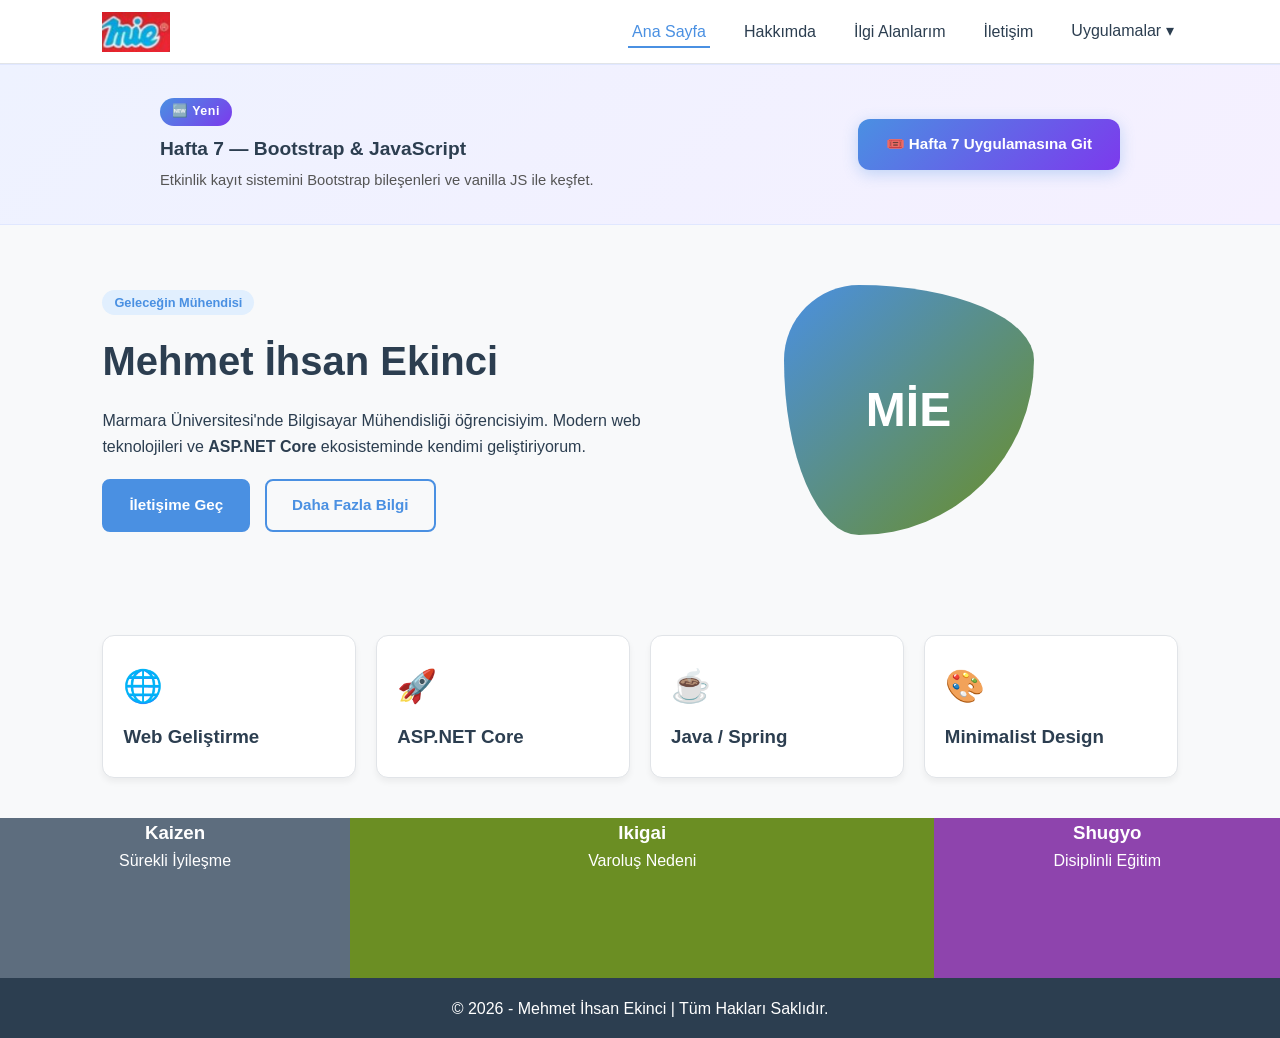
<file: index.html>
<!DOCTYPE html>
<html lang="tr">

<head>
    <meta charset="UTF-8">
    <meta name="viewport" content="width=device-width, initial-scale=1.0">
    <title>MiE Dev | Portfolio</title>
    <link rel="stylesheet" href="styles/style.css">
    <link rel="stylesheet" href="styles/layout.css">
    <link rel="stylesheet" href="styles/index.css">
</head>

<body>
    <div class="wrapper">
        <nav class="navbar">
            <a href="index.html" class="logo">
                <img src="logo.png" alt="Mihsan Logo" class="navbar-logo">
            </a>
            <button class="hamburger-btn" id="hamburgerBtn" aria-label="Menüyü aç/kapat" aria-expanded="false" aria-controls="navLinks">
                <span></span>
                <span></span>
                <span></span>
            </button>
            <ul class="nav-links" id="navLinks">
                <li><a href="index.html">Ana Sayfa</a></li>
                <li><a href="about.html">Hakkımda</a></li>
                <li><a href="interests.html">İlgi Alanlarım</a></li>
                <li><a href="contact.html">İletişim</a></li>
                <li class="dropdown">
                    <a href="#" class="dropdown-toggle">Uygulamalar ▾</a>
                    <ul class="dropdown-menu">
                        <li><a href="grade-calc.html">📊 Not Hesaplama</a></li>
                        <li><a href="unit-converter.html">🔄 Birim Dönüştürücü</a></li>
                        <li><a href="hafta7.html">🎟️ Hafta 7: Etkinlik Kaydı</a></li>
                    </ul>
                </li>
            </ul>
        </nav>


        <!-- Hafta 7 CTA Bölümü -->
        <section class="h7-cta-section">
            <div class="h7-cta-inner">
                <div class="h7-cta-text">
                    <span class="h7-cta-badge">🆕 Yeni</span>
                    <h3>Hafta 7 — Bootstrap & JavaScript</h3>
                    <p>Etkinlik kayıt sistemini Bootstrap bileşenleri ve vanilla JS ile keşfet.</p>
                </div>
                <a href="hafta7.html" class="btn btn-primary h7-cta-btn" id="hafta7GidBtn">
                    🎟️ Hafta 7 Uygulamasına Git
                </a>
            </div>
        </section>

        <section class="hero">
            <div class="hero-content">
                <span class="badge">Geleceğin Mühendisi</span>
                <h1>Mehmet İhsan Ekinci</h1>
                <p>Marmara Üniversitesi'nde Bilgisayar Mühendisliği öğrencisiyim. Modern web teknolojileri ve
                    <strong>ASP.NET Core</strong> ekosisteminde kendimi geliştiriyorum.
                </p>
                <div class="hero-btns">
                    <a href="contact.html" class="btn btn-primary">İletişime Geç</a>
                    <a href="about.html" class="btn btn-outline">Daha Fazla Bilgi</a>
                </div>
            </div>
            <div class="hero-image-box flex-center">
                <div class="profile-placeholder">
                    <span>MİE</span>
                </div>
            </div>
        </section>

        <section class="cards-section">
            <div class="card">
                <div class="card-icon">🌐</div>
                <h3>Web Geliştirme</h3>
            </div>
            <div class="card">
                <div class="card-icon">🚀</div>
                <h3>ASP.NET Core</h3>
            </div>
            <div class="card">
                <div class="card-icon">☕</div>
                <h3>Java / Spring</h3>
            </div>
            <div class="card">
                <div class="card-icon">🎨</div>
                <h3>Minimalist Design</h3>
            </div>
        </section>



        <section class="grow-section">
            <div class="box box-1 flex-center">
                <h3>Kaizen</h3>
                <p>Sürekli İyileşme</p>
            </div>
            <div class="box box-2 flex-center">
                <h3>Ikigai</h3>
                <p>Varoluş Nedeni</p>
            </div>
            <div class="box box-3 flex-center">
                <h3>Shugyo</h3>
                <p>Disiplinli Eğitim</p>
            </div>
        </section>

        <footer class="main-footer flex-center">
            <p>© 2026 - Mehmet İhsan Ekinci | Tüm Hakları Saklıdır.</p>
        </footer>
    </div>
    <script src="scripts/navbar.js"></script>
</body>

</html>
</file>
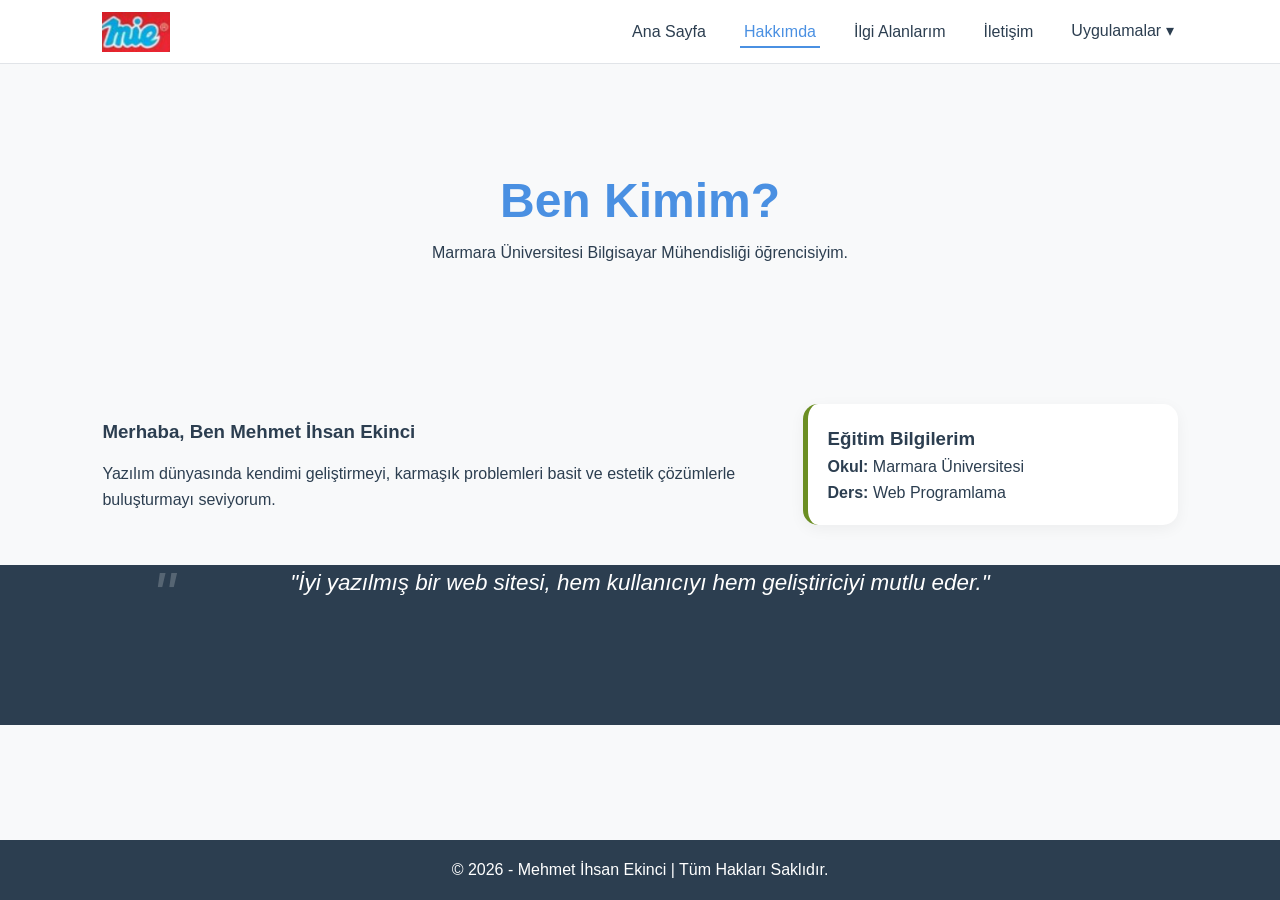
<file: about.html>
<!DOCTYPE html>
<html lang="tr">

<head>
    <meta charset="UTF-8">
    <meta name="viewport" content="width=device-width, initial-scale=1.0">
    <title>Hakkımda | Mehmet İhsan Ekinci</title>
    <link rel="stylesheet" href="styles/style.css">
    <link rel="stylesheet" href="styles/layout.css">
    <link rel="stylesheet" href="styles/about.css">
</head>

<body>
    <div class="wrapper">
        <nav class="navbar">
            <a href="index.html" class="logo">
                <img src="logo.png" alt="Mihsan Logo" class="navbar-logo">
            </a>
            <button class="hamburger-btn" id="hamburgerBtn" aria-label="Menüyü aç/kapat" aria-expanded="false" aria-controls="navLinks">
                <span></span>
                <span></span>
                <span></span>
            </button>
            <ul class="nav-links" id="navLinks">
                <li><a href="index.html">Ana Sayfa</a></li>
                <li><a href="about.html">Hakkımda</a></li>
                <li><a href="interests.html">İlgi Alanlarım</a></li>
                <li><a href="contact.html">İletişim</a></li>
                <li class="dropdown">
                    <a href="#" class="dropdown-toggle">Uygulamalar ▾</a>
                    <ul class="dropdown-menu">
                        <li><a href="grade-calc.html">📊 Not Hesaplama</a></li>
                        <li><a href="unit-converter.html">🔄 Birim Dönüştürücü</a></li>
                        <li><a href="hafta7.html">🎟️ Hafta 7: Etkinlik Kaydı</a></li>
                    </ul>
                </li>
            </ul>
        </nav>

        <section class="hero flex-center">
            <div class="about-hero">
                <h1>Ben Kimim?</h1>
                <p>Marmara Üniversitesi Bilgisayar Mühendisliği öğrencisiyim.</p>
            </div>
        </section>

        <section class="info-section">
            <div class="bio-text">
                <h3>Merhaba, Ben Mehmet İhsan Ekinci</h3>
                <p>Yazılım dünyasında kendimi geliştirmeyi, karmaşık problemleri basit ve estetik çözümlerle
                    buluşturmayı seviyorum.</p>
            </div>
            <div class="edu-card flex-center">
                <h3>Eğitim Bilgilerim</h3>
                <p><strong>Okul:</strong> Marmara Üniversitesi</p>
                <p><strong>Ders:</strong> Web Programlama</p>
            </div>
        </section>

        <section class="extra-section">
            <div class="quote-box flex-center">
                <blockquote>
                    "İyi yazılmış bir web sitesi, hem kullanıcıyı hem geliştiriciyi mutlu eder."
                </blockquote>
            </div>
        </section>

        <footer class="main-footer flex-center">
            <p>© 2026 - Mehmet İhsan Ekinci | Tüm Hakları Saklıdır.</p>
        </footer>
    </div>
    <script src="scripts/navbar.js"></script>
</body>

</html>
</file>
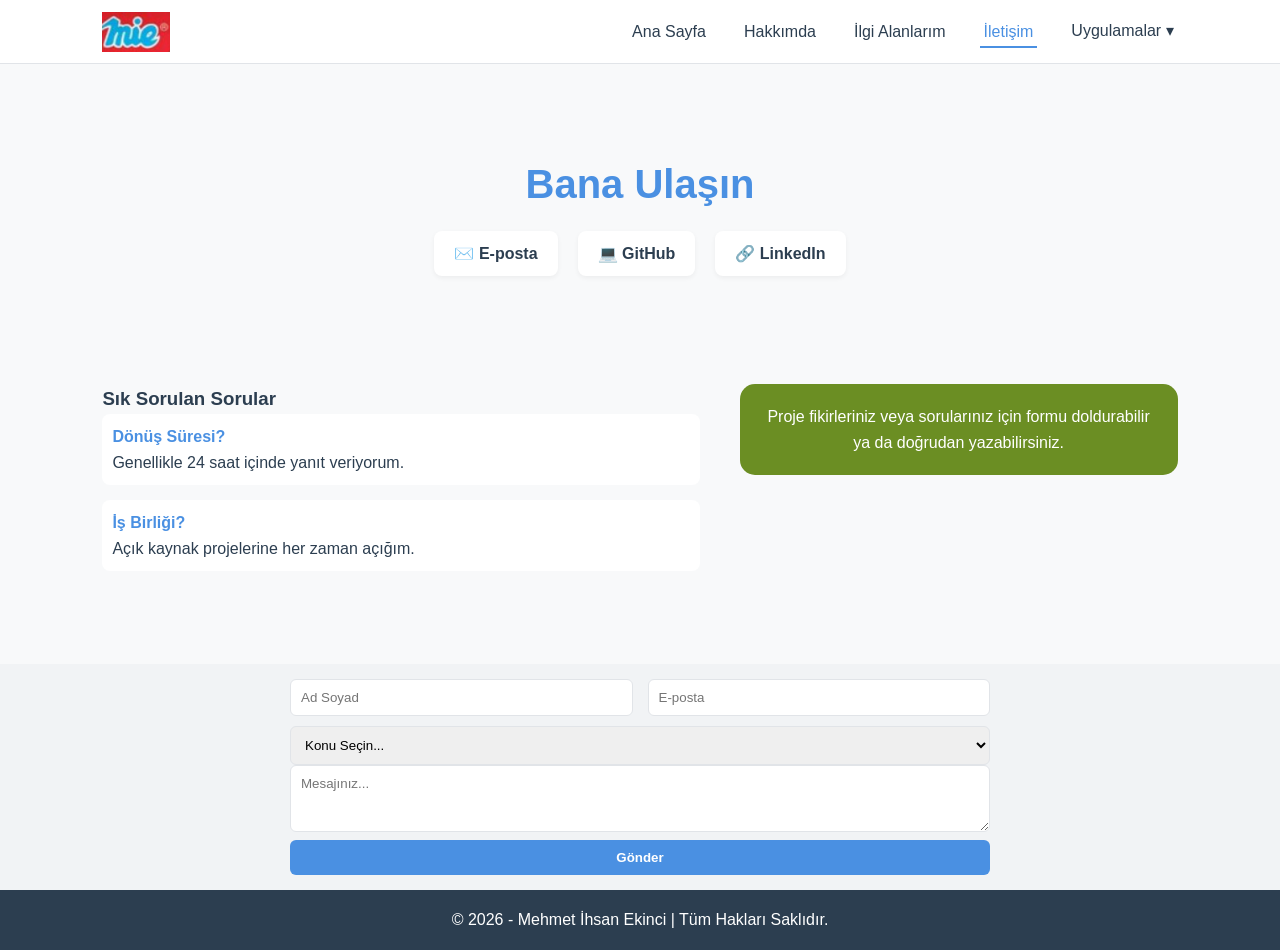
<file: contact.html>
<!DOCTYPE html>
<html lang="tr">

<head>
    <meta charset="UTF-8">
    <meta name="viewport" content="width=device-width, initial-scale=1.0">
    <title>İletişim | Mehmet İhsan Ekinci</title>
    <link rel="stylesheet" href="styles/style.css">
    <link rel="stylesheet" href="styles/layout.css">
    <link rel="stylesheet" href="styles/contact.css">
</head>

<body>
    <div class="wrapper">
        <nav class="navbar">
            <a href="index.html" class="logo">
                <img src="logo.png" alt="Mihsan Logo" class="navbar-logo">
            </a>
            <button class="hamburger-btn" id="hamburgerBtn" aria-label="Menüyü aç/kapat" aria-expanded="false" aria-controls="navLinks">
                <span></span>
                <span></span>
                <span></span>
            </button>
            <ul class="nav-links" id="navLinks">
                <li><a href="index.html">Ana Sayfa</a></li>
                <li><a href="about.html">Hakkımda</a></li>
                <li><a href="interests.html">İlgi Alanlarım</a></li>
                <li><a href="contact.html">İletişim</a></li>
                <li class="dropdown">
                    <a href="#" class="dropdown-toggle">Uygulamalar ▾</a>
                    <ul class="dropdown-menu">
                        <li><a href="grade-calc.html">📊 Not Hesaplama</a></li>
                        <li><a href="unit-converter.html">🔄 Birim Dönüştürücü</a></li>
                        <li><a href="hafta7.html">🎟️ Hafta 7: Etkinlik Kaydı</a></li>
                    </ul>
                </li>
            </ul>
        </nav>

        <section class="hero flex-center">
            <div class="contact-header">
                <h1>Bana Ulaşın</h1>
                <div class="social-links">
                    <a href="mailto:ihsanekinci@marun.edu.tr" class="social-item">✉️ E-posta</a>
                    <a href="https://github.com/mihsanekinci" target="_blank" class="social-item">💻 GitHub</a>
                    <a href="https://www.linkedin.com/in/mehmetihsanekinci/" target="_blank" class="social-item">🔗
                        LinkedIn</a>
                </div>
            </div>
        </section>

        <section class="main-content">
            <div class="faq-section">
                <h3>Sık Sorulan Sorular</h3>
                <div class="faq-item">
                    <strong>Dönüş Süresi?</strong>
                    <p>Genellikle 24 saat içinde yanıt veriyorum.</p>
                </div>
                <div class="faq-item">
                    <strong>İş Birliği?</strong>
                    <p>Açık kaynak projelerine her zaman açığım.</p>
                </div>
            </div>
            <div class="contact-info-card flex-center">
                <p>Proje fikirleriniz veya sorularınız için formu doldurabilir ya da doğrudan yazabilirsiniz.</p>
            </div>
        </section>

        <section class="extra-section form-wrapper">
            <div class="contact-form-container">
                <form action="#">
                    <div class="form-row">
                        <input type="text" placeholder="Ad Soyad" required>
                        <input type="email" placeholder="E-posta" required>
                    </div>
                    <select id="konu">
                        <option value="">Konu Seçin...</option>
                        <option value="is">İş Teklifi</option>
                        <option value="soru">Soru</option>
                    </select>
                    <textarea placeholder="Mesajınız..." rows="3"></textarea>
                    <button type="submit" class="btn-submit">Gönder</button>
                </form>
            </div>
        </section>

        <footer class="main-footer flex-center">
            <p>© 2026 - Mehmet İhsan Ekinci | Tüm Hakları Saklıdır.</p>
        </footer>
    </div>
    <script src="scripts/navbar.js"></script>
</body>

</html>
</file>
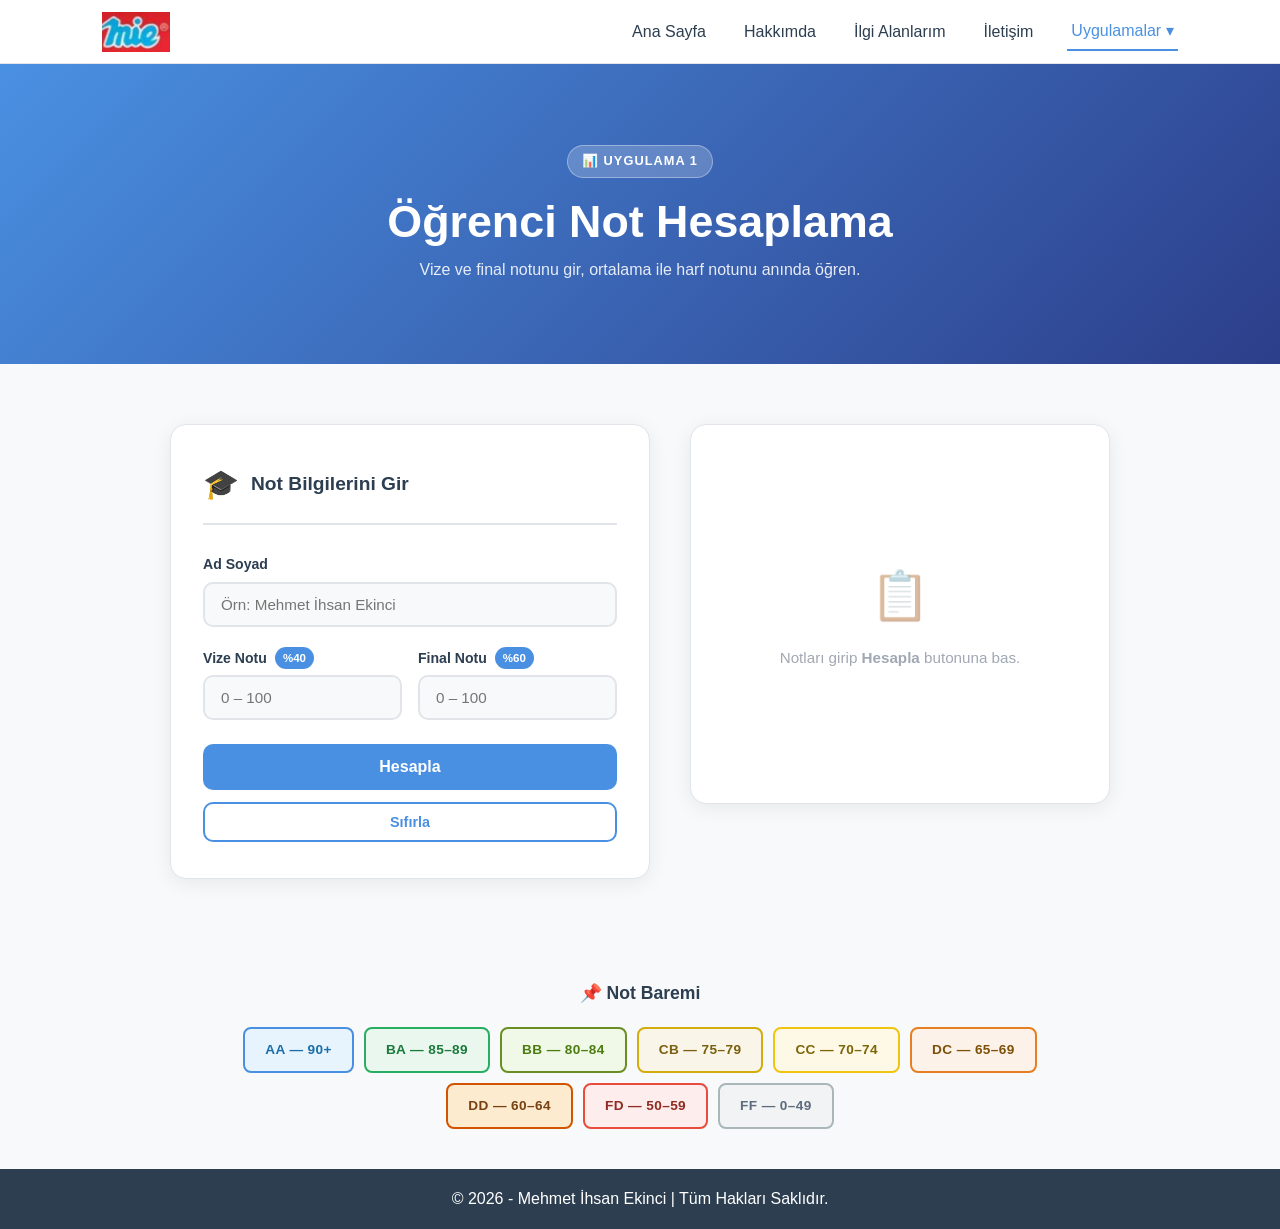
<file: grade-calc.html>
<!DOCTYPE html>
<html lang="tr">

<head>
    <meta charset="UTF-8">
    <meta name="viewport" content="width=device-width, initial-scale=1.0">
    <title>Not Hesaplama | Mehmet İhsan Ekinci</title>
    <meta name="description" content="Öğrenci vize ve final notuna göre ortalama, harf notu ve geçme durumunu hesapla.">
    <link rel="stylesheet" href="styles/style.css">
    <link rel="stylesheet" href="styles/layout.css">
    <link rel="stylesheet" href="styles/grade-calc.css">
</head>

<body>
    <div class="wrapper">
        <nav class="navbar">
            <a href="index.html" class="logo">
                <img src="logo.png" alt="Mihsan Logo" class="navbar-logo">
            </a>
            <button class="hamburger-btn" id="hamburgerBtn" aria-label="Menüyü aç/kapat" aria-expanded="false" aria-controls="navLinks">
                <span></span>
                <span></span>
                <span></span>
            </button>
            <ul class="nav-links" id="navLinks">
                <li><a href="index.html">Ana Sayfa</a></li>
                <li><a href="about.html">Hakkımda</a></li>
                <li><a href="interests.html">İlgi Alanlarım</a></li>
                <li><a href="contact.html">İletişim</a></li>
                <li class="dropdown">
                    <a href="#" class="dropdown-toggle">Uygulamalar ▾</a>
                    <ul class="dropdown-menu">
                        <li><a href="grade-calc.html">📊 Not Hesaplama</a></li>
                        <li><a href="unit-converter.html">🔄 Birim Dönüştürücü</a></li>
                        <li><a href="hafta7.html">🎟️ Hafta 7: Etkinlik Kaydı</a></li>
                    </ul>
                </li>
            </ul>
        </nav>

        <!-- HERO: Sayfa başlığı -->
        <section class="hero flex-center app-hero">
            <div class="app-hero-content">
                <span class="app-badge">📊 Uygulama 1</span>
                <h1>Öğrenci Not Hesaplama</h1>
                <p>Vize ve final notunu gir, ortalama ile harf notunu anında öğren.</p>
            </div>
        </section>

        <!-- ANA BÖLÜM: Form + Sonuç Paneli -->
        <section class="app-section">
            <!-- Form Kartı -->
            <div class="calc-card">
                <div class="calc-card-header">
                    <span class="calc-icon">🎓</span>
                    <h2>Not Bilgilerini Gir</h2>
                </div>

                <form id="gradeForm" class="grade-form" novalidate>
                    <div class="form-group">
                        <label for="studentName">Ad Soyad</label>
                        <input
                            type="text"
                            id="studentName"
                            placeholder="Örn: Mehmet İhsan Ekinci"
                            autocomplete="off"
                        >
                    </div>

                    <div class="form-row-two">
                        <div class="form-group">
                            <label for="vizeNote">Vize Notu <span class="weight-badge">%40</span></label>
                            <input
                                type="number"
                                id="vizeNote"
                                placeholder="0 – 100"
                                min="0"
                                max="100"
                                required
                            >
                        </div>
                        <div class="form-group">
                            <label for="finalNote">Final Notu <span class="weight-badge">%60</span></label>
                            <input
                                type="number"
                                id="finalNote"
                                placeholder="0 – 100"
                                min="0"
                                max="100"
                                required
                            >
                        </div>
                    </div>

                    <button type="submit" class="btn btn-primary calc-btn" id="calcBtn">
                        Hesapla
                    </button>
                    <button type="button" class="btn btn-outline reset-btn" id="resetBtn">
                        Sıfırla
                    </button>
                </form>
            </div>

            <!-- Sonuç Paneli -->
            <div class="result-panel" id="resultPanel">
                <div class="result-placeholder" id="resultPlaceholder">
                    <div class="placeholder-icon">📋</div>
                    <p>Notları girip <strong>Hesapla</strong> butonuna bas.</p>
                </div>

                <div class="result-content" id="resultContent" style="display:none;">
                    <div class="result-name" id="resultName"></div>

                    <div class="result-score-ring">
                        <div class="score-circle" id="scoreCircle">
                            <span class="score-value" id="scoreValue">–</span>
                            <span class="score-label">Ortalama</span>
                        </div>
                    </div>

                    <div class="result-badges">
                        <div class="result-badge letter-badge" id="letterBadge">–</div>
                        <div class="result-badge status-badge" id="statusBadge">–</div>
                    </div>

                    <div class="result-breakdown">
                        <div class="breakdown-item">
                            <span class="breakdown-label">Vize (%40)</span>
                            <span class="breakdown-value" id="vizeContrib">–</span>
                        </div>
                        <div class="breakdown-item">
                            <span class="breakdown-label">Final (%60)</span>
                            <span class="breakdown-value" id="finalContrib">–</span>
                        </div>
                    </div>
                </div>
            </div>
        </section>

        <!-- Not Baremi Tablosu -->
        <section class="extra-section baremi-section">
            <div class="baremi-container">
                <h3>📌 Not Baremi</h3>
                <div class="baremi-grid">
                    <div class="baremi-item grade-aa">AA — 90+</div>
                    <div class="baremi-item grade-ba">BA — 85–89</div>
                    <div class="baremi-item grade-bb">BB — 80–84</div>
                    <div class="baremi-item grade-cb">CB — 75–79</div>
                    <div class="baremi-item grade-cc">CC — 70–74</div>
                    <div class="baremi-item grade-dc">DC — 65–69</div>
                    <div class="baremi-item grade-dd">DD — 60–64</div>
                    <div class="baremi-item grade-fd">FD — 50–59</div>
                    <div class="baremi-item grade-ff">FF — 0–49</div>
                </div>
            </div>
        </section>

        <footer class="main-footer flex-center">
            <p>© 2026 - Mehmet İhsan Ekinci | Tüm Hakları Saklıdır.</p>
        </footer>
    </div>

    <script src="scripts/navbar.js"></script>
    <script src="scripts/grade-calc.js"></script>
</body>

</html>
</file>
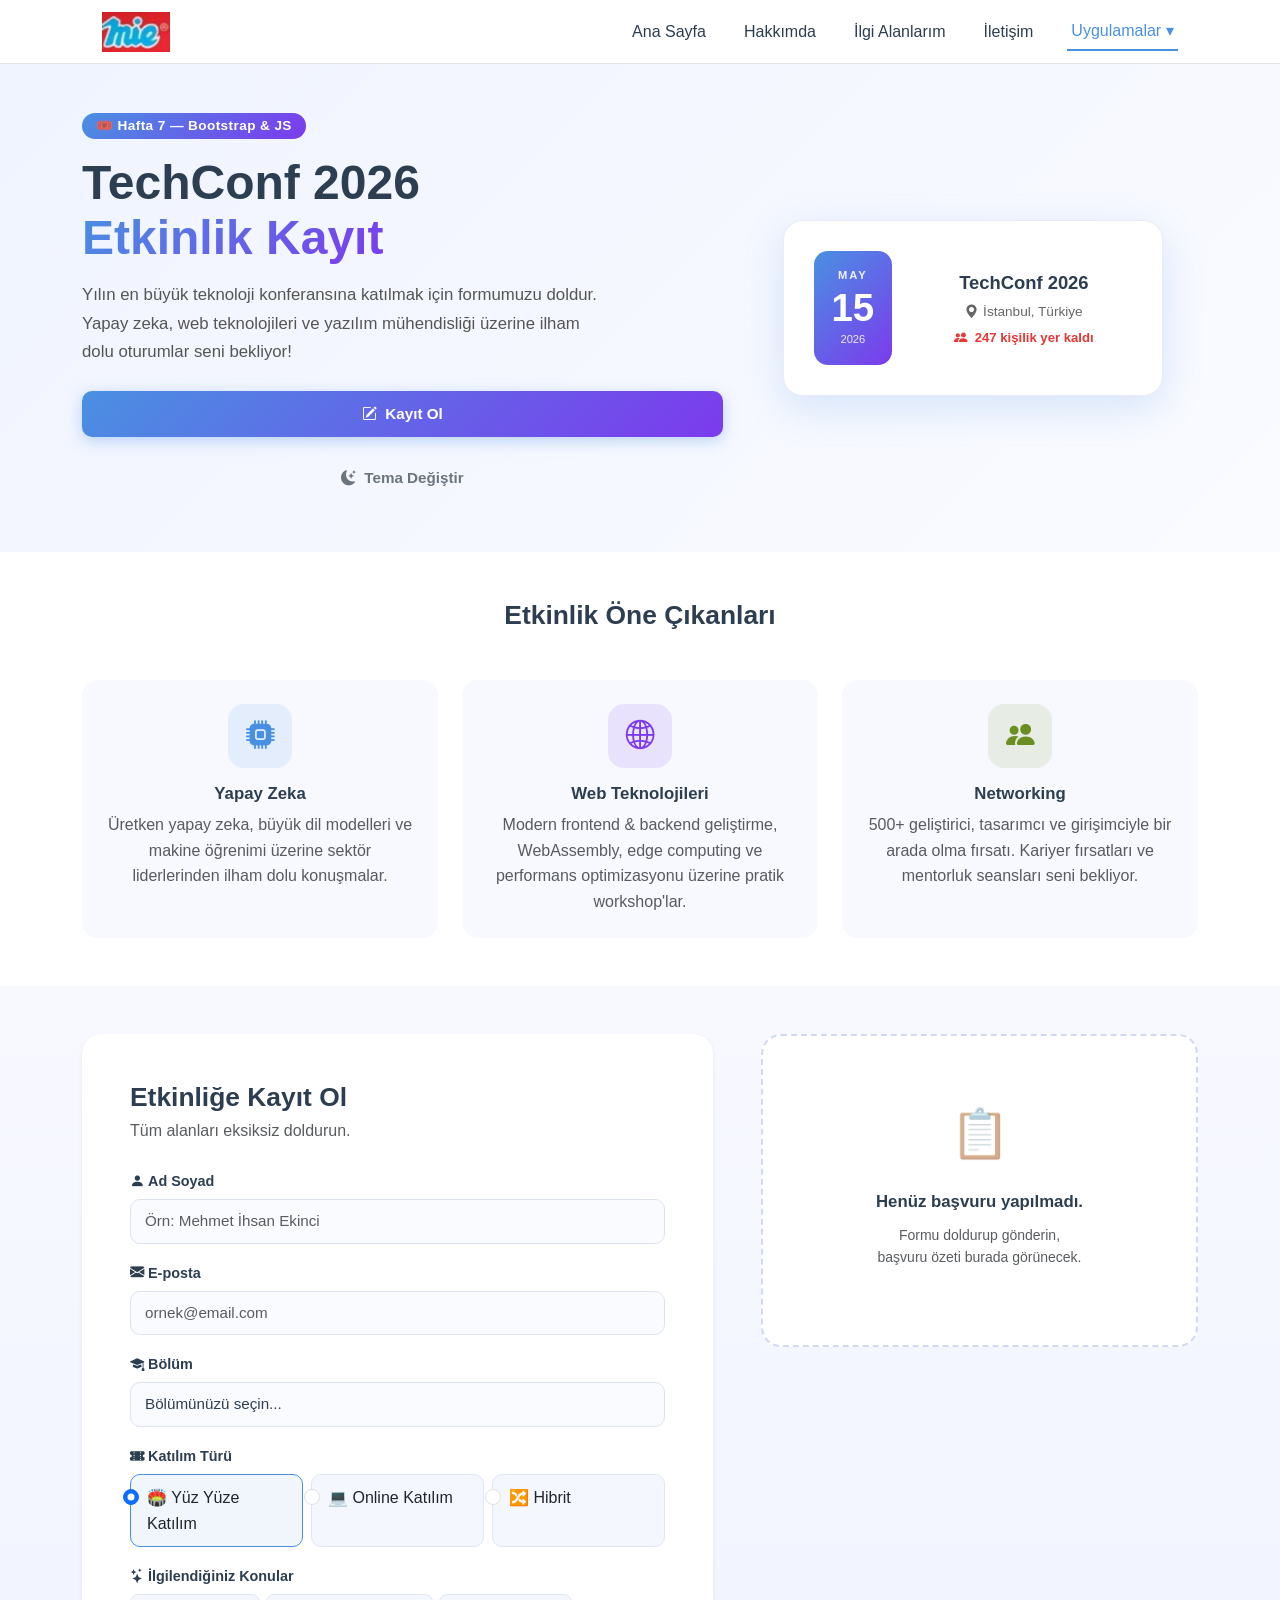
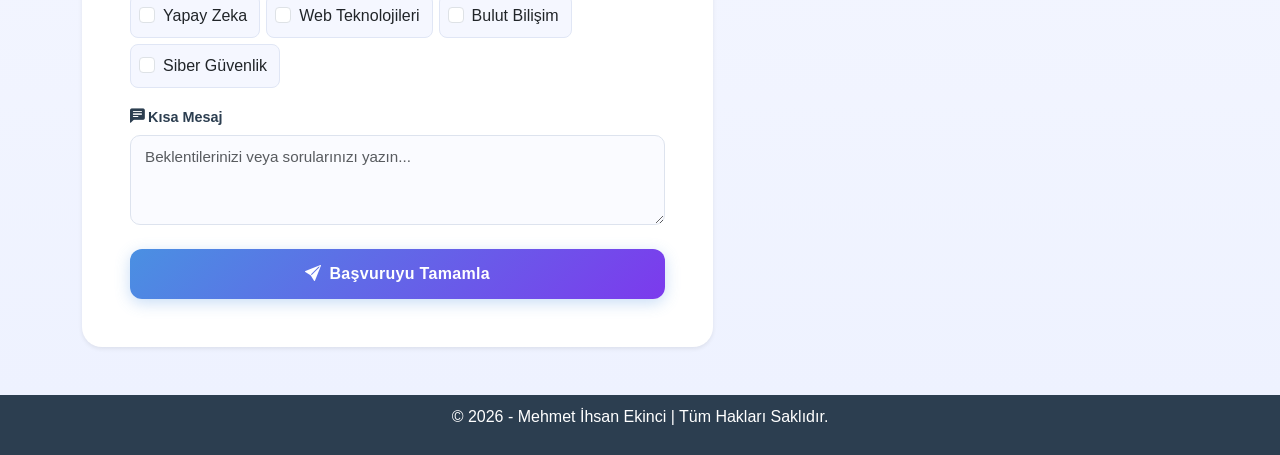
<file: hafta7.html>
<!DOCTYPE html>
<html lang="tr">

<head>
    <meta charset="UTF-8">
    <meta name="viewport" content="width=device-width, initial-scale=1.0">
    <title>Etkinlik Kayıt | Mehmet İhsan Ekinci</title>
    <meta name="description" content="Bootstrap ile geliştirilmiş Hafta 7 Etkinlik Kayıt uygulaması. Etkinliğe kayıt ol, başvurunu tamamla.">

    <!-- Bootstrap 5 CSS — önce yüklenir; proje stilleri üzerine cascade eder -->
    <link rel="stylesheet" href="https://cdn.jsdelivr.net/npm/bootstrap@5.3.3/dist/css/bootstrap.min.css"
        integrity="sha384-QWTKZyjpPEjISv5WaRU9OFeRpok6YctnYmDr5pNlyT2bRjXh0JMhjY6hW+ALEwIH"
        crossorigin="anonymous">

    <!-- Bootstrap Icons -->
    <link rel="stylesheet" href="https://cdn.jsdelivr.net/npm/bootstrap-icons@1.11.3/font/bootstrap-icons.min.css">

    <!-- Proje Global Stilleri (Bootstrap'in üzerine cascade eder) -->
    <link rel="stylesheet" href="styles/style.css">
    <link rel="stylesheet" href="styles/layout.css">
    <link rel="stylesheet" href="styles/hafta7.css">
</head>

<body id="hafta7Body">
    <div class="wrapper">

        <!-- ═══════════════════════════════════════
             1/5 — NAVBAR
        ════════════════════════════════════════ -->
        <nav class="navbar">
            <a href="index.html" class="logo">
                <img src="logo.png" alt="Mihsan Logo" class="navbar-logo">
            </a>
            <button class="hamburger-btn" id="hamburgerBtn" aria-label="Menüyü aç/kapat" aria-expanded="false" aria-controls="navLinks">
                <span></span>
                <span></span>
                <span></span>
            </button>
            <ul class="nav-links" id="navLinks">
                <li><a href="index.html">Ana Sayfa</a></li>
                <li><a href="about.html">Hakkımda</a></li>
                <li><a href="interests.html">İlgi Alanlarım</a></li>
                <li><a href="contact.html">İletişim</a></li>
                <li class="dropdown">
                    <a href="#" class="dropdown-toggle">Uygulamalar ▾</a>
                    <ul class="dropdown-menu">
                        <li><a href="grade-calc.html">📊 Not Hesaplama</a></li>
                        <li><a href="unit-converter.html">🔄 Birim Dönüştürücü</a></li>
                        <li><a href="hafta7.html">🎟️ Hafta 7: Etkinlik Kaydı</a></li>
                    </ul>
                </li>
            </ul>
        </nav>

        <!-- ═══════════════════════════════════════
             2/5 — HERO (Bootstrap py-5 + bg-light)
        ════════════════════════════════════════ -->
        <section class="h7-hero py-5 bg-light">
            <div class="container">
                <div class="row align-items-center g-4">
                    <div class="col-lg-7">
                        <span class="badge h7-badge mb-3">🎟️ Hafta 7 — Bootstrap & JS</span>
                        <h1 class="h7-hero-title">TechConf 2026<br><span class="h7-accent">Etkinlik Kayıt</span></h1>
                        <p class="h7-hero-desc mt-3">
                            Yılın en büyük teknoloji konferansına katılmak için formumuzu doldur.
                            Yapay zeka, web teknolojileri ve yazılım mühendisliği üzerine ilham dolu
                            oturumlar seni bekliyor!
                        </p>
                        <div class="d-flex flex-column flex-sm-row flex-wrap gap-3 mt-4">
                            <a href="#kayitFormu" class="btn btn-primary h7-btn-main w-100 w-sm-auto" id="heroKayitBtn">
                                <i class="bi bi-pencil-square me-2"></i>Kayıt Ol
                            </a>
                            <button type="button" class="btn btn-outline-secondary h7-btn-theme w-100 w-sm-auto" id="themeToggleBtn">
                                <i class="bi bi-moon-stars-fill me-2" id="themeIcon"></i>Tema Değiştir
                            </button>
                        </div>
                    </div>
                    <div class="col-lg-5 text-center">
                        <div class="h7-event-visual">
                            <div class="h7-event-badge">
                                <div class="h7-event-date">
                                    <span class="h7-month">MAY</span>
                                    <span class="h7-day">15</span>
                                    <span class="h7-year">2026</span>
                                </div>
                                <div class="h7-event-info">
                                    <div class="h7-event-name">TechConf 2026</div>
                                    <div class="h7-event-location"><i class="bi bi-geo-alt-fill me-1"></i>İstanbul, Türkiye</div>
                                    <div class="h7-event-spots">
                                        <i class="bi bi-people-fill me-1"></i>
                                        <span id="spotsLeft">247</span> kişilik yer kaldı
                                    </div>
                                </div>
                            </div>
                        </div>
                    </div>
                </div>
            </div>
        </section>

        <!-- ═══════════════════════════════════════
             3/5 — ÖZELLIKLER (Bootstrap Grid + Cards)
        ════════════════════════════════════════ -->
        <section class="h7-features-section py-5">
            <div class="container">
                <h2 class="text-center h7-section-title mb-5">Etkinlik Öne Çıkanları</h2>
                <div class="row g-4">

                    <div class="col-md-4">
                        <div class="card h7-feature-card h-100 border-0">
                            <div class="card-body text-center p-4">
                                <div class="h7-feature-icon h7-icon-blue mb-3">
                                    <i class="bi bi-cpu-fill"></i>
                                </div>
                                <h5 class="card-title h7-card-title">Yapay Zeka</h5>
                                <p class="card-text text-muted">
                                    Üretken yapay zeka, büyük dil modelleri ve makine öğrenimi
                                    üzerine sektör liderlerinden ilham dolu konuşmalar.
                                </p>
                            </div>
                        </div>
                    </div>

                    <div class="col-md-4">
                        <div class="card h7-feature-card h-100 border-0">
                            <div class="card-body text-center p-4">
                                <div class="h7-feature-icon h7-icon-purple mb-3">
                                    <i class="bi bi-globe2"></i>
                                </div>
                                <h5 class="card-title h7-card-title">Web Teknolojileri</h5>
                                <p class="card-text text-muted">
                                    Modern frontend & backend geliştirme, WebAssembly, edge computing
                                    ve performans optimizasyonu üzerine pratik workshop'lar.
                                </p>
                            </div>
                        </div>
                    </div>

                    <div class="col-md-4">
                        <div class="card h7-feature-card h-100 border-0">
                            <div class="card-body text-center p-4">
                                <div class="h7-feature-icon h7-icon-green mb-3">
                                    <i class="bi bi-people-fill"></i>
                                </div>
                                <h5 class="card-title h7-card-title">Networking</h5>
                                <p class="card-text text-muted">
                                    500+ geliştirici, tasarımcı ve girişimciyle bir arada olma fırsatı.
                                    Kariyer fırsatları ve mentorluk seansları seni bekliyor.
                                </p>
                            </div>
                        </div>
                    </div>

                </div>
            </div>
        </section>

        <!-- ═══════════════════════════════════════
             4/5 — KAYIT FORMU + SONUÇ
        ════════════════════════════════════════ -->
        <section class="h7-form-section py-5" id="kayitFormu">
            <div class="container">
                <div class="row g-5 justify-content-center">

                    <!-- Form Kartı -->
                    <div class="col-lg-7">
                        <div class="card h7-form-card border-0 shadow-sm">
                            <div class="card-body p-4 p-md-5">
                                <h2 class="h7-section-title mb-1">Etkinliğe Kayıt Ol</h2>
                                <p class="text-muted mb-4">Tüm alanları eksiksiz doldurun.</p>

                                <!-- Hata/Başarı Uyarısı -->
                                <div id="formAlert" class="alert d-none" role="alert"></div>

                                <form id="registrationForm" novalidate>

                                    <!-- Ad Soyad -->
                                    <div class="mb-3">
                                        <label for="fullName" class="form-label h7-label">
                                            <i class="bi bi-person-fill me-1"></i>Ad Soyad
                                        </label>
                                        <input type="text" class="form-control h7-input" id="fullName"
                                            placeholder="Örn: Mehmet İhsan Ekinci" autocomplete="off">
                                    </div>

                                    <!-- E-posta -->
                                    <div class="mb-3">
                                        <label for="emailAddr" class="form-label h7-label">
                                            <i class="bi bi-envelope-fill me-1"></i>E-posta
                                        </label>
                                        <input type="email" class="form-control h7-input" id="emailAddr"
                                            placeholder="ornek@email.com">
                                    </div>

                                    <!-- Bölüm -->
                                    <div class="mb-3">
                                        <label for="department" class="form-label h7-label">
                                            <i class="bi bi-mortarboard-fill me-1"></i>Bölüm
                                        </label>
                                        <select class="form-select h7-input" id="department">
                                            <option value="" selected disabled>Bölümünüzü seçin...</option>
                                            <option value="Bilgisayar Mühendisliği">Bilgisayar Mühendisliği</option>
                                            <option value="Yazılım Mühendisliği">Yazılım Mühendisliği</option>
                                            <option value="Elektrik-Elektronik Mühendisliği">Elektrik-Elektronik Mühendisliği</option>
                                            <option value="Endüstri Mühendisliği">Endüstri Mühendisliği</option>
                                            <option value="Yönetim Bilişim Sistemleri">Yönetim Bilişim Sistemleri</option>
                                            <option value="Diğer">Diğer</option>
                                        </select>
                                    </div>

                                    <!-- Katılım Türü -->
                                    <div class="mb-3">
                                        <label class="form-label h7-label">
                                            <i class="bi bi-ticket-perforated-fill me-1"></i>Katılım Türü
                                        </label>
                                        <div class="h7-radio-group">
                                            <div class="form-check h7-radio-item">
                                                <input class="form-check-input" type="radio" name="attendanceType"
                                                    id="typeYuz" value="Yüz Yüze" checked>
                                                <label class="form-check-label" for="typeYuz">
                                                    🏟️ Yüz Yüze Katılım
                                                </label>
                                            </div>
                                            <div class="form-check h7-radio-item">
                                                <input class="form-check-input" type="radio" name="attendanceType"
                                                    id="typeOnline" value="Online">
                                                <label class="form-check-label" for="typeOnline">
                                                    💻 Online Katılım
                                                </label>
                                            </div>
                                            <div class="form-check h7-radio-item">
                                                <input class="form-check-input" type="radio" name="attendanceType"
                                                    id="typeHibrit" value="Hibrit">
                                                <label class="form-check-label" for="typeHibrit">
                                                    🔀 Hibrit
                                                </label>
                                            </div>
                                        </div>
                                    </div>

                                    <!-- İlgi Alanları (checkbox) -->
                                    <div class="mb-3">
                                        <label class="form-label h7-label">
                                            <i class="bi bi-stars me-1"></i>İlgilendiğiniz Konular
                                        </label>
                                        <div class="h7-check-group">
                                            <div class="form-check">
                                                <input class="form-check-input" type="checkbox" id="topicAI" value="Yapay Zeka">
                                                <label class="form-check-label" for="topicAI">Yapay Zeka</label>
                                            </div>
                                            <div class="form-check">
                                                <input class="form-check-input" type="checkbox" id="topicWeb" value="Web Teknolojileri">
                                                <label class="form-check-label" for="topicWeb">Web Teknolojileri</label>
                                            </div>
                                            <div class="form-check">
                                                <input class="form-check-input" type="checkbox" id="topicCloud" value="Bulut Bilişim">
                                                <label class="form-check-label" for="topicCloud">Bulut Bilişim</label>
                                            </div>
                                            <div class="form-check">
                                                <input class="form-check-input" type="checkbox" id="topicSec" value="Siber Güvenlik">
                                                <label class="form-check-label" for="topicSec">Siber Güvenlik</label>
                                            </div>
                                        </div>
                                    </div>

                                    <!-- Kısa Mesaj -->
                                    <div class="mb-4">
                                        <label for="userMessage" class="form-label h7-label">
                                            <i class="bi bi-chat-left-text-fill me-1"></i>Kısa Mesaj
                                        </label>
                                        <textarea class="form-control h7-input" id="userMessage" rows="3"
                                            placeholder="Beklentilerinizi veya sorularınızı yazın..."></textarea>
                                    </div>

                                    <!-- Gönder Butonu -->
                                    <button type="submit" class="btn btn-primary w-100 h7-btn-submit" id="submitBtn">
                                        <i class="bi bi-send-fill me-2"></i>Başvuruyu Tamamla
                                    </button>
                                </form>
                            </div>
                        </div>
                    </div>

                    <!-- Sonuç Paneli -->
                    <div class="col-lg-5">
                        <div class="h7-result-wrapper" id="resultPanel">
                            <!-- Başlangıç durumu -->
                            <div class="h7-result-placeholder" id="resultPlaceholder">
                                <div class="h7-placeholder-icon">📋</div>
                                <p class="h7-placeholder-text">Henüz başvuru yapılmadı.</p>
                                <p class="text-muted small">Formu doldurup gönderin,<br>başvuru özeti burada görünecek.</p>
                            </div>
                            <!-- Özet kartı (JS tarafından doldurulur) -->
                            <div id="resultSummary" class="d-none"></div>
                        </div>
                    </div>

                </div>
            </div>
        </section>

        <!-- ═══════════════════════════════════════
             5/5 — FOOTER
        ════════════════════════════════════════ -->
        <footer class="main-footer flex-center">
            <p>© 2026 - Mehmet İhsan Ekinci | Tüm Hakları Saklıdır.</p>
        </footer>

    </div><!-- /wrapper -->

    <!-- Bootstrap Bundle JS (Popper dahil) -->
    <script src="https://cdn.jsdelivr.net/npm/bootstrap@5.3.3/dist/js/bootstrap.bundle.min.js"
        integrity="sha384-YvpcrYf0tY3lHB60NNkmXc4s9bIOgUxi8T/jzmB3bEH4+A7EEGK3Dc0rh7FROq0"
        crossorigin="anonymous"></script>

    <!-- Proje Navbar JS -->
    <script src="scripts/navbar.js"></script>
    <!-- Hafta 7 JS -->
    <script src="scripts/hafta7.js"></script>
</body>

</html>
</file>
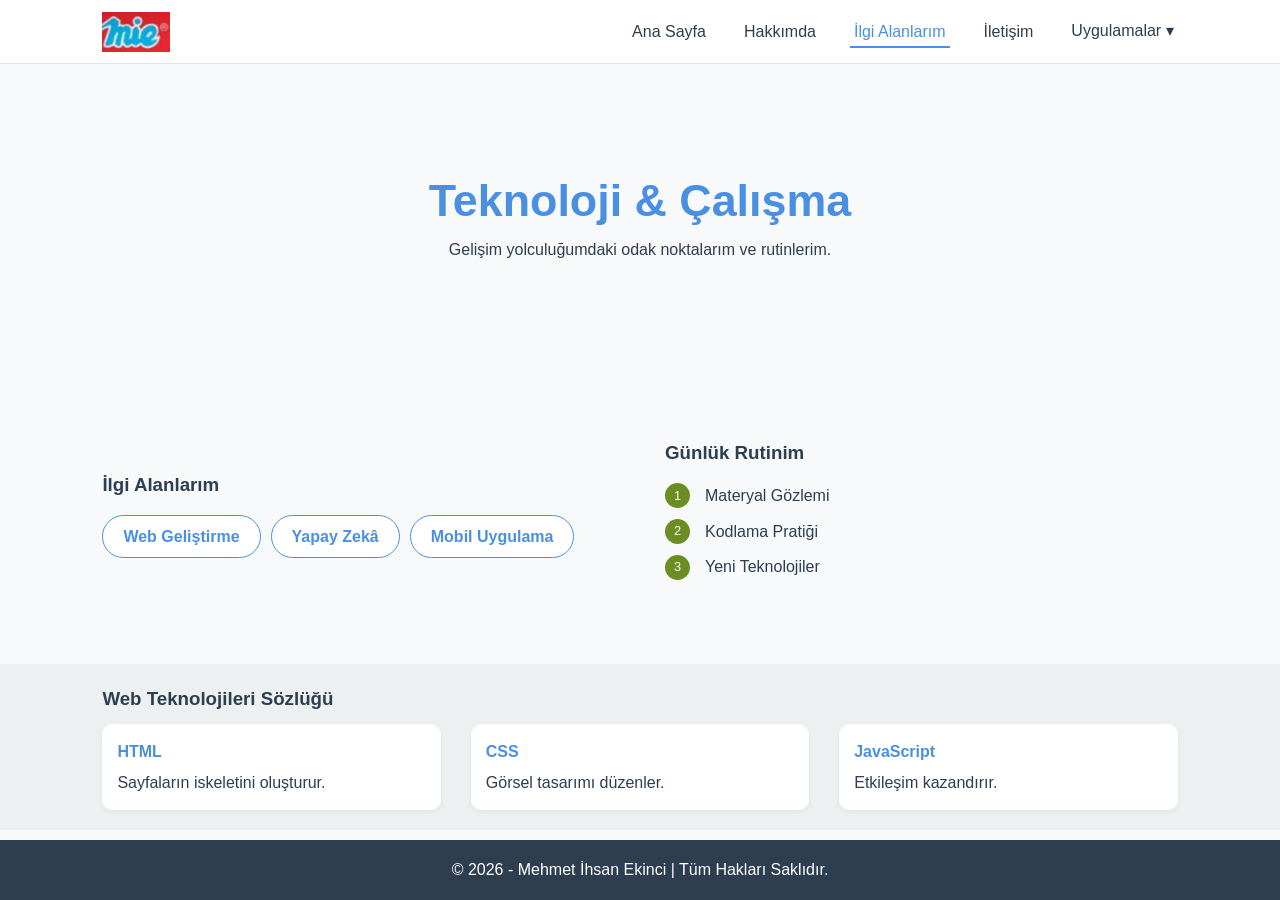
<file: interests.html>
<!DOCTYPE html>
<html lang="tr">

<head>
    <meta charset="UTF-8">
    <meta name="viewport" content="width=device-width, initial-scale=1.0">
    <title>İlgi Alanlarım | Mehmet İhsan Ekinci</title>
    <link rel="stylesheet" href="styles/style.css">
    <link rel="stylesheet" href="styles/layout.css">
    <link rel="stylesheet" href="styles/interests.css">
</head>

<body>
    <div class="wrapper">
        <nav class="navbar">
            <a href="index.html" class="logo">
                <img src="logo.png" alt="Mihsan Logo" class="navbar-logo">
            </a>
            <button class="hamburger-btn" id="hamburgerBtn" aria-label="Menüyü aç/kapat" aria-expanded="false" aria-controls="navLinks">
                <span></span>
                <span></span>
                <span></span>
            </button>
            <ul class="nav-links" id="navLinks">
                <li><a href="index.html">Ana Sayfa</a></li>
                <li><a href="about.html">Hakkımda</a></li>
                <li><a href="interests.html">İlgi Alanlarım</a></li>
                <li><a href="contact.html">İletişim</a></li>
                <li class="dropdown">
                    <a href="#" class="dropdown-toggle">Uygulamalar ▾</a>
                    <ul class="dropdown-menu">
                        <li><a href="grade-calc.html">📊 Not Hesaplama</a></li>
                        <li><a href="unit-converter.html">🔄 Birim Dönüştürücü</a></li>
                        <li><a href="hafta7.html">🎟️ Hafta 7: Etkinlik Kaydı</a></li>
                    </ul>
                </li>
            </ul>
        </nav>

        <section class="hero flex-center">
            <div class="interests-header">
                <h1>Teknoloji & Çalışma</h1>
                <p>Gelişim yolculuğumdaki odak noktalarım ve rutinlerim.</p>
            </div>
        </section>

        <section class="main-content">
            <div class="tech-stack">
                <h3>İlgi Alanlarım</h3>
                <div class="pill-container">
                    <span class="pill">Web Geliştirme</span>
                    <span class="pill">Yapay Zekâ</span>
                    <span class="pill">Mobil Uygulama</span>
                </div>
            </div>
            <div class="routine-list">
                <h3>Günlük Rutinim</h3>
                <ol>
                    <li><span>1</span> Materyal Gözlemi</li>
                    <li><span>2</span> Kodlama Pratiği</li>
                    <li><span>3</span> Yeni Teknolojiler</li>
                </ol>
            </div>
        </section>

        <section class="extra-section dictionary-area">
            <h3>Web Teknolojileri Sözlüğü</h3>
            <div class="dictionary-grid">
                <dl class="dict-item">
                    <dt>HTML</dt>
                    <dd>Sayfaların iskeletini oluşturur.</dd>
                </dl>
                <dl class="dict-item">
                    <dt>CSS</dt>
                    <dd>Görsel tasarımı düzenler.</dd>
                </dl>
                <dl class="dict-item">
                    <dt>JavaScript</dt>
                    <dd>Etkileşim kazandırır.</dd>
                </dl>
            </div>
        </section>

        <footer class="main-footer flex-center">
            <p>© 2026 - Mehmet İhsan Ekinci | Tüm Hakları Saklıdır.</p>
        </footer>
    </div>
    <script src="scripts/navbar.js"></script>
</body>

</html>
</file>
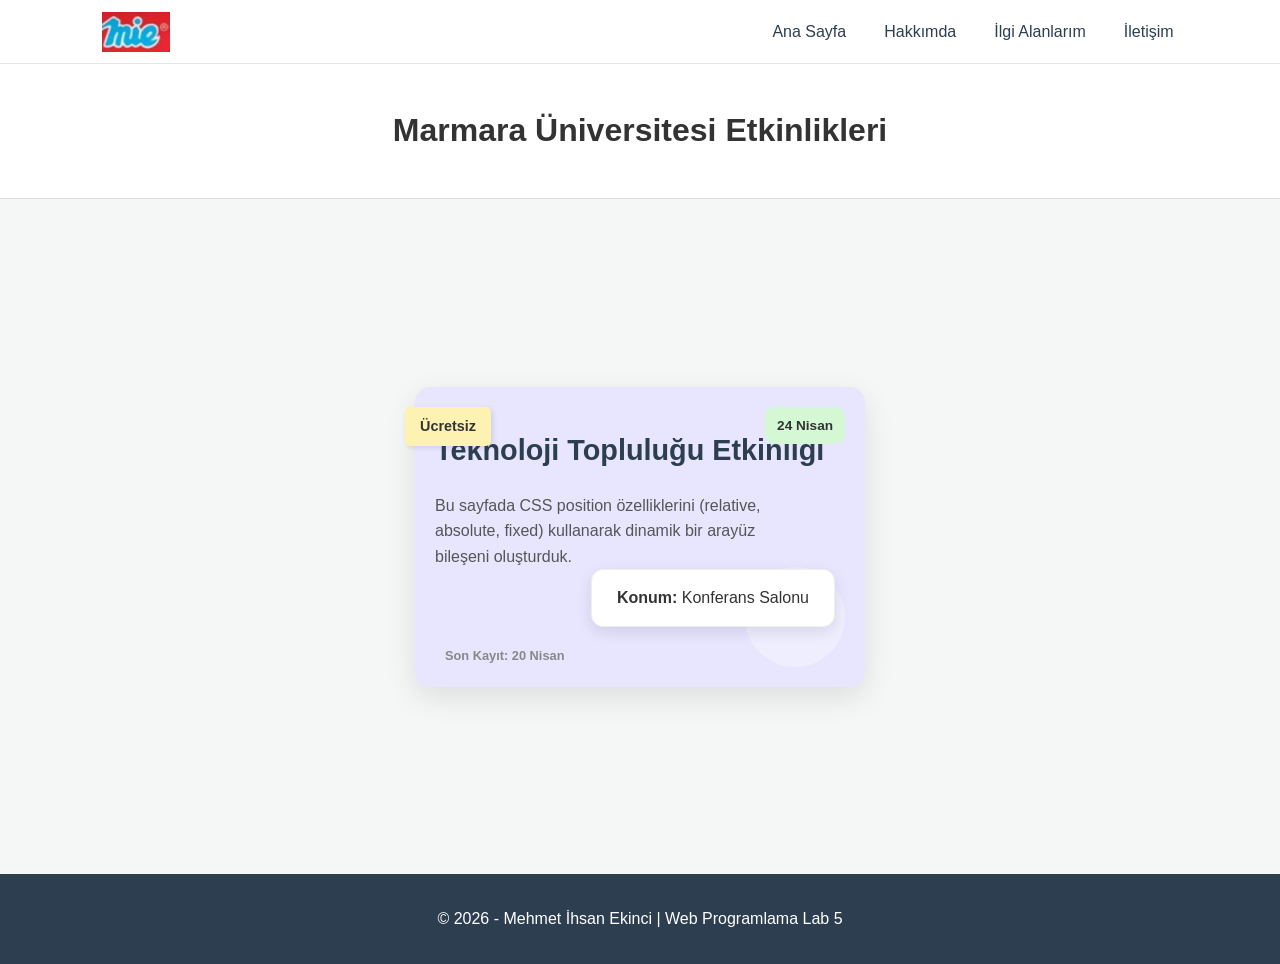
<file: lab-position.html>
<!DOCTYPE html>
<html lang="tr">

<head>
    <meta charset="UTF-8">
    <meta name="viewport" content="width=device-width, initial-scale=1.0">
    <title>Lab: CSS Position | Mehmet İhsan Ekinci</title>
    <link rel="stylesheet" href="styles/style.css">
    <link rel="stylesheet" href="styles/layout.css">
    <link rel="stylesheet" href="styles/lab-position.css">
</head>

<body>

    <nav class="navbar">
        <a href="index.html" class="logo">
            <img src="logo.png" alt="Mihsan Logo" class="navbar-logo">
        </a>
        <ul class="nav-links">
            <li><a href="index.html">Ana Sayfa</a></li>
            <li><a href="about.html">Hakkımda</a></li>
            <li><a href="interests.html">İlgi Alanlarım</a></li>
            <li><a href="contact.html">İletişim</a></li>
        </ul>
    </nav>

    <header>
        <h1>Marmara Üniversitesi Etkinlikleri</h1>
    </header>

    <main class="main-content">
        <div class="announcement-card">
            <div class="badge-free">Ücretsiz</div>
            <div class="badge-date">24 Nisan</div>

            <div class="card-body">
                <h3>Teknoloji Topluluğu Etkinliği</h3>
                <p>Bu sayfada CSS position özelliklerini (relative, absolute, fixed) kullanarak dinamik bir arayüz
                    bileşeni oluşturduk.</p>
            </div>

            <div class="location-box">
                <strong>Konum:</strong> Konferans Salonu
            </div>

            <div class="card-decoration"></div>
            <div class="son-kayit">Son Kayıt: 20 Nisan</div>
        </div>
    </main>

    <footer>
        <p>© 2026 - Mehmet İhsan Ekinci | Web Programlama Lab 5</p>
    </footer>

</body>

</html>
</file>
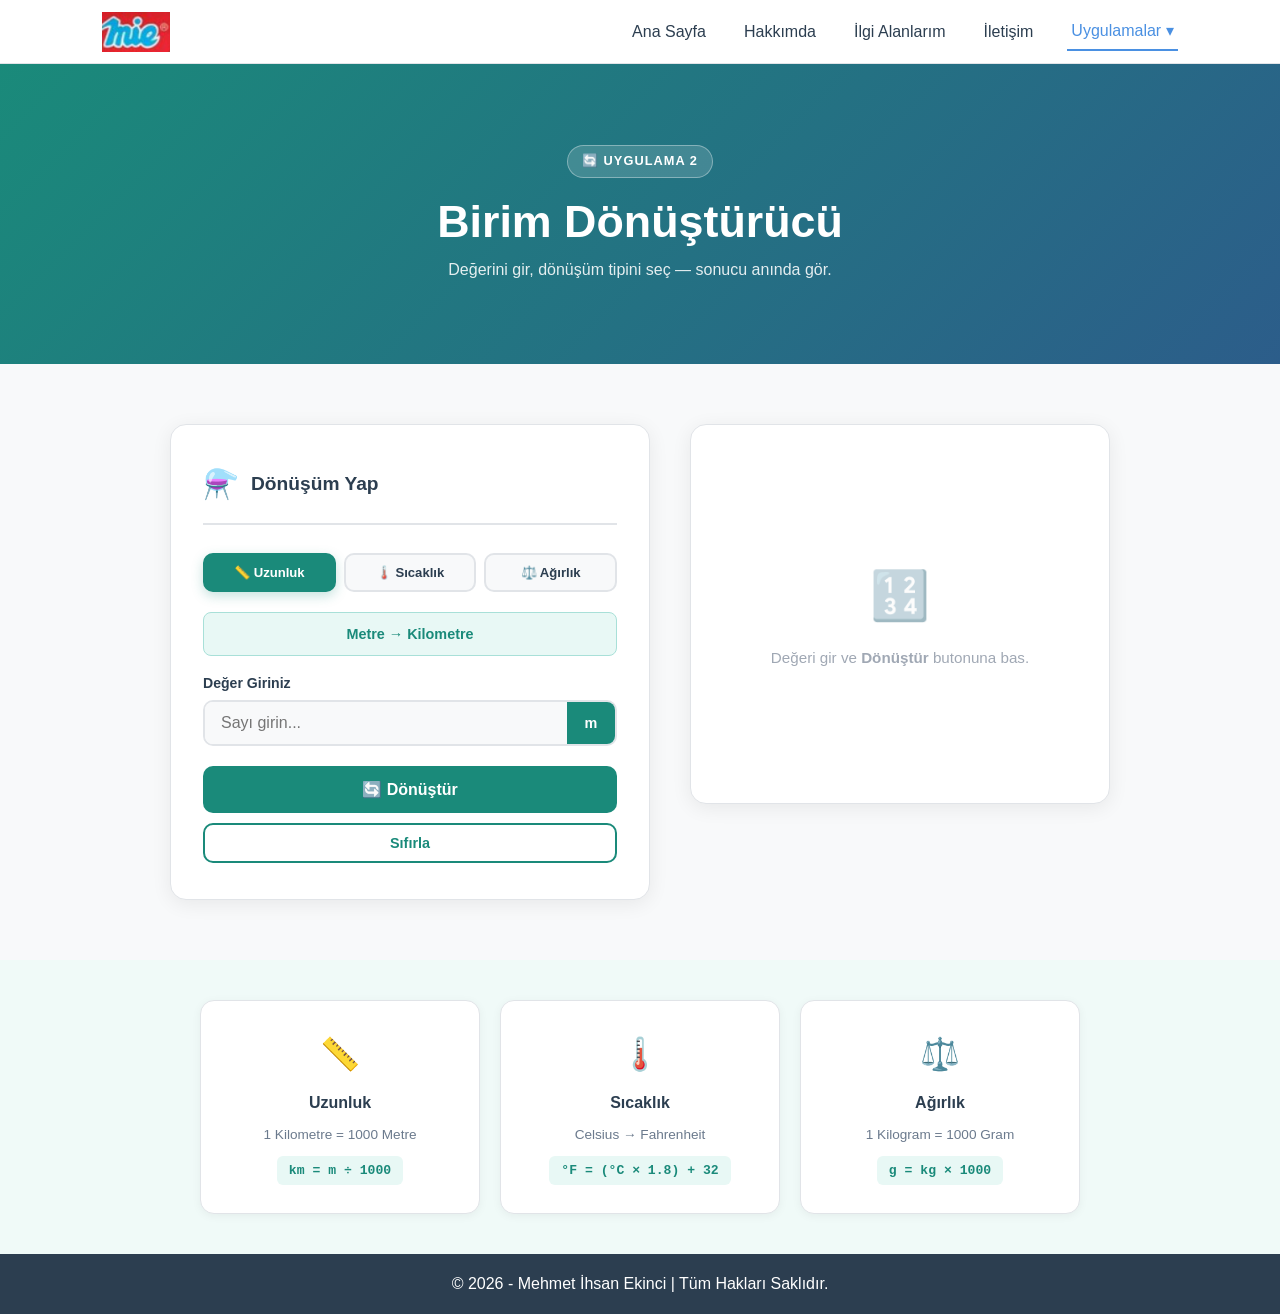
<file: unit-converter.html>
<!DOCTYPE html>
<html lang="tr">

<head>
    <meta charset="UTF-8">
    <meta name="viewport" content="width=device-width, initial-scale=1.0">
    <title>Birim Dönüştürücü | Mehmet İhsan Ekinci</title>
    <meta name="description" content="Metre-Kilometre, Celsius-Fahrenheit, Kilogram-Gram birim dönüştürücü uygulaması.">
    <link rel="stylesheet" href="styles/style.css">
    <link rel="stylesheet" href="styles/layout.css">
    <link rel="stylesheet" href="styles/unit-converter.css">
</head>

<body>
    <div class="wrapper">
        <nav class="navbar">
            <a href="index.html" class="logo">
                <img src="logo.png" alt="Mihsan Logo" class="navbar-logo">
            </a>
            <button class="hamburger-btn" id="hamburgerBtn" aria-label="Menüyü aç/kapat" aria-expanded="false" aria-controls="navLinks">
                <span></span>
                <span></span>
                <span></span>
            </button>
            <ul class="nav-links" id="navLinks">
                <li><a href="index.html">Ana Sayfa</a></li>
                <li><a href="about.html">Hakkımda</a></li>
                <li><a href="interests.html">İlgi Alanlarım</a></li>
                <li><a href="contact.html">İletişim</a></li>
                <li class="dropdown">
                    <a href="#" class="dropdown-toggle">Uygulamalar ▾</a>
                    <ul class="dropdown-menu">
                        <li><a href="grade-calc.html">📊 Not Hesaplama</a></li>
                        <li><a href="unit-converter.html">🔄 Birim Dönüştürücü</a></li>
                        <li><a href="hafta7.html">🎟️ Hafta 7: Etkinlik Kaydı</a></li>
                    </ul>
                </li>
            </ul>
        </nav>

        <!-- HERO -->
        <section class="hero flex-center app-hero uc-hero">
            <div class="app-hero-content">
                <span class="app-badge uc-badge">🔄 Uygulama 2</span>
                <h1>Birim Dönüştürücü</h1>
                <p>Değerini gir, dönüşüm tipini seç — sonucu anında gör.</p>
            </div>
        </section>

        <!-- ANA BÖLÜM -->
        <section class="app-section uc-app-section">

            <!-- Dönüştürücü Kartı -->
            <div class="uc-card">
                <div class="uc-card-header">
                    <span class="calc-icon">⚗️</span>
                    <h2>Dönüşüm Yap</h2>
                </div>

                <form id="converterForm" novalidate>
                    <!-- Dönüşüm Tipi Seçimi (Tab butonlar) -->
                    <div class="type-tabs" id="typeTabs" role="tablist">
                        <button type="button" class="type-tab active" data-type="m-km"
                            id="tab-m-km" role="tab" aria-selected="true">
                            📏 Uzunluk
                        </button>
                        <button type="button" class="type-tab" data-type="c-f"
                            id="tab-c-f" role="tab" aria-selected="false">
                            🌡️ Sıcaklık
                        </button>
                        <button type="button" class="type-tab" data-type="kg-g"
                            id="tab-kg-g" role="tab" aria-selected="false">
                            ⚖️ Ağırlık
                        </button>
                    </div>

                    <!-- Dönüşüm Açıklaması -->
                    <div class="conversion-label" id="conversionLabel">
                        <span id="conversionDesc">Metre → Kilometre</span>
                    </div>

                    <!-- Değer Girişi -->
                    <div class="form-group">
                        <label for="valueInput">Değer Giriniz</label>
                        <div class="input-with-unit">
                            <input
                                type="number"
                                id="valueInput"
                                placeholder="Sayı girin..."
                                step="any"
                                required
                            >
                            <span class="unit-tag" id="unitTag">m</span>
                        </div>
                    </div>

                    <!-- Gizli select (erişilebilirlik için) -->
                    <select id="conversionType" style="display:none;" aria-label="Dönüşüm tipi">
                        <option value="m-km">Metre → Kilometre</option>
                        <option value="c-f">Celsius → Fahrenheit</option>
                        <option value="kg-g">Kilogram → Gram</option>
                    </select>

                    <button type="submit" class="btn btn-primary calc-btn uc-calc-btn" id="convertBtn">
                        🔄 Dönüştür
                    </button>
                    <button type="button" class="btn btn-outline reset-btn" id="ucResetBtn">
                        Sıfırla
                    </button>
                </form>
            </div>

            <!-- Sonuç Paneli -->
            <div class="result-panel uc-result-panel" id="ucResultPanel">
                <div class="result-placeholder" id="ucResultPlaceholder">
                    <div class="placeholder-icon">🔢</div>
                    <p>Değeri gir ve <strong>Dönüştür</strong> butonuna bas.</p>
                </div>

                <div class="uc-result-content" id="ucResultContent" style="display:none;">
                    <!-- Görsel Akış: Kaynak → Ok → Hedef -->
                    <div class="conversion-flow">
                        <div class="flow-box source-box">
                            <span class="flow-label" id="sourceLabel">Giriş</span>
                            <span class="flow-value" id="sourceVal">–</span>
                            <span class="flow-unit" id="sourceUnit">m</span>
                        </div>
                        <div class="flow-arrow">→</div>
                        <div class="flow-box target-box">
                            <span class="flow-label" id="targetLabel">Sonuç</span>
                            <span class="flow-value" id="targetVal">–</span>
                            <span class="flow-unit" id="targetUnit">km</span>
                        </div>
                    </div>

                    <!-- Formül Gösterimi -->
                    <div class="formula-box" id="formulaBox">
                        <span class="formula-title">📐 Formül</span>
                        <span class="formula-text" id="formulaText">değer ÷ 1000</span>
                    </div>
                </div>
            </div>
        </section>

        <!-- Bilgi Kartları -->
        <section class="extra-section uc-info-section">
            <div class="uc-info-grid">
                <div class="uc-info-card">
                    <div class="uc-info-icon">📏</div>
                    <h3>Uzunluk</h3>
                    <p>1 Kilometre = 1000 Metre</p>
                    <code>km = m ÷ 1000</code>
                </div>
                <div class="uc-info-card">
                    <div class="uc-info-icon">🌡️</div>
                    <h3>Sıcaklık</h3>
                    <p>Celsius → Fahrenheit</p>
                    <code>°F = (°C × 1.8) + 32</code>
                </div>
                <div class="uc-info-card">
                    <div class="uc-info-icon">⚖️</div>
                    <h3>Ağırlık</h3>
                    <p>1 Kilogram = 1000 Gram</p>
                    <code>g = kg × 1000</code>
                </div>
            </div>
        </section>

        <footer class="main-footer flex-center">
            <p>© 2026 - Mehmet İhsan Ekinci | Tüm Hakları Saklıdır.</p>
        </footer>
    </div>

    <script src="scripts/navbar.js"></script>
    <script src="scripts/unit-converter.js"></script>
</body>

</html>
</file>
<file: styles/style.css>
/* style.css */
:root {
    /* Renk Paleti */
    --primary-color: #4a90e2;
    /* Modern Mavi */
    --secondary-color: #6b8e23;
    /* Doğal Yeşil */
    --bg-color: #f8f9fa;
    /* Açık Gri Arka Plan */
    --dark-color: #2c3e50;
    /* Koyu Metin Rengi */
    --white: #ffffff;
    --border-color: #e1e4e8;

    /* Geçişler */
    --transition: all 0.3s ease;
}

* {
    box-sizing: border-box;
    margin: 0;
    padding: 0;
}

html,
body {
    min-height: 100%;
    font-family: 'Segoe UI', Tahoma, Geneva, Verdana, sans-serif;
    background-color: var(--bg-color);
    color: var(--dark-color);
    line-height: 1.6;
    /* overflow: hidden kaldırıldı — sayfa artık kaydırılabilir */
}

/* Genel Link Stilleri */
a {
    text-decoration: none;
    color: inherit;
    transition: var(--transition);
}

ul {
    list-style: none;
}
</file>
<file: styles/layout.css>
/* layout.css */

/* ─────────────────────────────────────────────
   Tüm sayfaları kapsayan ana kutu
   height: 100vh → min-height: 100vh (içerik
   artık dışarı taşabilir, sayfa kaydırılır)
───────────────────────────────────────────── */
.wrapper {
    display: flex;
    flex-direction: column;
    min-height: 100vh;   /* 100vh değil; sabit kilitlemez */
    width: 100%;
}

/* ─────────────────────────────────────────────
   NAVBAR
   Sabit bir yükseklik yerine min-height + flex-row
   kullanılıyor. Nav linkleri yan yana duracak.
───────────────────────────────────────────── */
.navbar {
    min-height: 64px;          /* 10vh → sabit piksel değeri */
    display: flex;
    flex-direction: row;        /* logo ve nav-links yan yana */
    align-items: center;
    justify-content: space-between;
    padding: 0 8%;
    background-color: var(--white);
    border-bottom: 1px solid var(--border-color);
    position: sticky;          /* scroll'da üstte sabit kalır */
    top: 0;
    z-index: 1000;
    flex-wrap: wrap;           /* mobilde menü alt satıra geçer */
}

/* Logo resmi — navbar yüksekliğini bozmaz */
.navbar-logo {
    max-height: 40px;
    width: auto;
    display: block;
    object-fit: contain;
}

/* Nav linkleri yatay liste */
.nav-links {
    display: flex;
    flex-direction: row;       /* dikey liste sorununu çözer */
    align-items: center;
    gap: 30px;
}

/* ─────────────────────────────────────────────
   HAMBURGERMENİSİ BUTONU
   Sadece mobilde görünür; üç yatay çizgi
───────────────────────────────────────────── */
.hamburger-btn {
    display: none;             /* masaüstünde gizli */
    flex-direction: column;
    justify-content: center;
    align-items: center;
    gap: 5px;
    width: 40px;
    height: 40px;
    background: none;
    border: none;
    cursor: pointer;
    padding: 4px;
    border-radius: 8px;
    transition: var(--transition);
    z-index: 1001;
}

.hamburger-btn:hover {
    background-color: var(--bg-color);
}

/* Üç çizgi */
.hamburger-btn span {
    display: block;
    width: 24px;
    height: 2px;
    background-color: var(--dark-color);
    border-radius: 2px;
    transition: transform 0.3s ease, opacity 0.3s ease;
    transform-origin: center;
}

/* Açık (X) durumu animasyonu */
.hamburger-btn.open span:nth-child(1) {
    transform: translateY(7px) rotate(45deg);
}
.hamburger-btn.open span:nth-child(2) {
    opacity: 0;
    transform: scaleX(0);
}
.hamburger-btn.open span:nth-child(3) {
    transform: translateY(-7px) rotate(-45deg);
}

/* ─────────────────────────────────────────────
   HERO  (30vh → min-height ile içeriğe göre büyür)
───────────────────────────────────────────── */
.hero,
.main-content {
    min-height: 300px;
    display: flex;
    align-items: center;
    padding: 60px 8%;          /* üst-alt padding ile nefes alır */
    gap: 40px;
}

/* ─────────────────────────────────────────────
   CARDS & INFO SECTION
───────────────────────────────────────────── */
.cards-section,
.info-section {
    min-height: 200px;
    display: flex;
    flex-wrap: wrap;           /* kartlar küçük ekranda alt satıra geçer */
    padding: 40px 8%;
    gap: 20px;
}

/* ─────────────────────────────────────────────
   GROW / EXTRA SECTION
───────────────────────────────────────────── */
.grow-section,
.extra-section {
    min-height: 160px;
    display: flex;
}

/* ─────────────────────────────────────────────
   FOOTER — Sticky Footer mantığı:
   flex: 1 0 auto on wrapper + margin-top:auto
   footer'ı içerik az olsa bile en alta iter.
───────────────────────────────────────────── */
.main-footer {
    min-height: 60px;
    display: flex;
    align-items: center;
    justify-content: center;
    padding: 0 8%;
    background-color: var(--dark-color);
    color: var(--white);
    margin-top: auto;          /* sticky footer: içerik azsa bile en altta */
}

/* ─────────────────────────────────────────────
   Ortak Flex Hizalama Yardımcı Sınıfı
───────────────────────────────────────────── */
.flex-center {
    justify-content: center;
    align-items: center;
}

/* ─────────────────────────────────────────────
   DROPDOWN MENÜ
   Hover ile açılan, CSS-only + JS destekli
───────────────────────────────────────────── */
.dropdown {
    position: relative;
}

.dropdown-toggle {
    cursor: pointer;
    display: flex;
    align-items: center;
    gap: 4px;
    color: var(--dark-color);
    font-weight: 500;
    transition: var(--transition);
}

.dropdown-toggle:hover {
    color: var(--primary-color);
}

.dropdown-menu {
    display: none;
    position: absolute;
    /* top: 100% — boşluk yok; padding-top köprü görevi görür */
    top: 100%;
    right: 0;
    min-width: 200px;
    background-color: var(--white);
    border: 1px solid var(--border-color);
    border-radius: 10px;
    box-shadow: 0 8px 24px rgba(0, 0, 0, 0.10);
    /* padding-top: görünmez köprü — fare menüye geçerken düşmez */
    padding: 12px 0 8px 0;
    z-index: 200;
    flex-direction: column;
    gap: 0;
    animation: dropFadeIn 0.2s ease;
}

/* Görünmez köprü: toggle ile menü arasındaki boşluğu kapatır */
.dropdown-menu::before {
    content: '';
    position: absolute;
    top: -12px;
    left: 0;
    right: 0;
    height: 12px;
}

@keyframes dropFadeIn {
    from { opacity: 0; transform: translateY(-6px); }
    to   { opacity: 1; transform: translateY(0); }
}

.dropdown-menu li {
    width: 100%;
}

.dropdown-menu li a {
    display: block;
    padding: 10px 18px;
    color: var(--dark-color);
    font-size: 0.92rem;
    transition: var(--transition);
    border-radius: 6px;
    margin: 2px 6px;
    width: calc(100% - 12px);
}

.dropdown-menu li a:hover {
    background-color: var(--bg-color);
    color: var(--primary-color);
    transform: translateX(3px);
}

/* Hover ile aç (CSS-only fallback) */
.dropdown:hover .dropdown-menu,
.dropdown.open .dropdown-menu {
    display: flex;
}

/* ─────────────────────────────────────────────
   NAV LİNKLERİ — Aktif ve hover stilleri
───────────────────────────────────────────── */
.nav-links > li > a {
    color: var(--dark-color);
    font-weight: 500;
    padding: 6px 4px;
    border-bottom: 2px solid transparent;
    transition: var(--transition);
}

.nav-links > li > a:hover,
.nav-links > li > a.active {
    color: var(--primary-color);
    border-bottom-color: var(--primary-color);
}

/* Dropdown toggle aktif durumu (uygulama sayfalarında) */
.dropdown-toggle.active {
    color: var(--primary-color);
    border-bottom: 2px solid var(--primary-color);
}

.dropdown-toggle:hover {
    color: var(--primary-color);
}

/* ─────────────────────────────────────────────
   BUTONLAR — Global btn stilleri
───────────────────────────────────────────── */
.btn {
    display: inline-block;
    padding: 12px 28px;
    border-radius: 8px;
    font-weight: 600;
    font-size: 0.95rem;
    cursor: pointer;
    transition: var(--transition);
    border: 2px solid transparent;
}

.btn-primary {
    background-color: var(--primary-color);
    color: var(--white);
    border-color: var(--primary-color);
}

.btn-primary:hover {
    background-color: #357abd;
    border-color: #357abd;
    transform: translateY(-2px);
    box-shadow: 0 6px 18px rgba(74, 144, 226, 0.35);
}

.btn-outline {
    background-color: transparent;
    color: var(--primary-color);
    border-color: var(--primary-color);
}

.btn-outline:hover {
    background-color: var(--primary-color);
    color: var(--white);
    transform: translateY(-2px);
}

/* ─────────────────────────────────────────────
   UYGULAMA SAYFALARI — App container
───────────────────────────────────────────── */
.app-section {
    min-height: 400px;
    display: flex;
    align-items: flex-start;
    justify-content: center;
    padding: 60px 8%;
    flex-wrap: wrap;
    gap: 40px;
}

/* ─────────────────────────────────────────────
   RESPONSIVE — Mobil (≤ 768px)
───────────────────────────────────────────── */
@media (max-width: 768px) {

    /* Navbar: hamburger görünür, nav-links gizli */
    .navbar {
        padding: 0 5%;
        align-items: center;
    }

    .hamburger-btn {
        display: flex;         /* sadece mobilde göster */
    }

    /* Nav linkleri gizle; .open sınıfıyla aç */
    .nav-links {
        display: none;
        flex-direction: column;
        align-items: flex-start;
        gap: 0;
        width: 100%;
        padding: 12px 0 16px;
        border-top: 1px solid var(--border-color);
        background-color: var(--white);
    }

    .nav-links.open {
        display: flex;
    }

    /* Nav link öğeleri tam genişlik */
    .nav-links > li {
        width: 100%;
    }

    .nav-links > li > a,
    .nav-links > li > .dropdown-toggle {
        display: block;
        width: 100%;
        padding: 10px 8px;
        border-bottom: none;
        border-radius: 6px;
    }

    .nav-links > li > a:hover,
    .nav-links > li > .dropdown-toggle:hover {
        background-color: var(--bg-color);
    }

    /* Dropdown mobilde: absolute değil, normal akışta */
    .dropdown-menu {
        position: static;
        box-shadow: none;
        border: none;
        border-radius: 0;
        padding: 0 0 0 16px;
        animation: none;
        background-color: transparent;
        min-width: unset;
    }

    .dropdown-menu::before {
        display: none;         /* görünmez köprüye gerek yok */
    }

    .dropdown-menu li a {
        margin: 0;
        width: 100%;
        border-radius: 6px;
    }

    /* Dropdown hover ile açılma → mobilde sadece click ile */
    .dropdown:hover .dropdown-menu {
        display: none;
    }

    .dropdown.open .dropdown-menu {
        display: flex;
    }

    /* Hero ve içerik düzeni */
    .hero, .main-content {
        flex-direction: column;
        padding: 30px 5%;      /* py-5 → py-3 ekvivalenti */
    }

    .cards-section, .info-section {
        padding: 24px 5%;
    }

    .app-section {
        padding: 30px 5%;
    }

    /* Yazı boyutları: ~%20 küçült */
    h1 { font-size: 1.85rem; }     /* ~2.5rem → 2.0rem arası */
    h2 { font-size: 1.45rem; }     /* ~1.8rem → 1.45rem */

    /* Butonlar: tam genişlik */
    .btn { width: 100%; text-align: center; }

    /* Hero butonları dikey sırala */
    .hero-btns {
        flex-direction: column;
        gap: 10px;
    }
}
</file>
<file: styles/index.css>
/* index.css */

/* Navbar logo styling */
.logo {
    font-size: 1.5rem;
    font-weight: 800;
    color: var(--dark-color);
}

.logo span {
    color: var(--primary-color);
}

.nav-links {
    display: flex;          /* yan yana hizalama — layout.css'i destekler */
    flex-direction: row;
    align-items: center;
    gap: 30px;
}

/* Mobilde hamburger manığı: nav-links gizle, sadece .open ile aç */
@media (max-width: 768px) {
    .nav-links {
        display: none;
        flex-direction: column;
        align-items: flex-start;
        gap: 0;
    }
    .nav-links.open {
        display: flex;
    }
}

.nav-links a:hover,
.nav-links a.active {
    color: var(--primary-color);
}

/* Hero Section Enhancements */
.hero-content {
    flex: 1.2;
    padding-right: 50px;
}

.badge {
    background: #e1effe;
    color: var(--primary-color);
    padding: 5px 12px;
    border-radius: 20px;
    font-size: 0.8rem;
    font-weight: bold;
}

.hero h1 {
    font-size: 2.5rem;
    margin: 15px 0;
}

.hero-btns {
    display: flex;
    gap: 15px;
    margin-top: 20px;
}

.btn {
    padding: 12px 25px;
    border-radius: 8px;
    font-weight: 600;
}

.btn-primary {
    background: var(--primary-color);
    color: white;
}

.btn-outline {
    border: 2px solid var(--primary-color);
    color: var(--primary-color);
}

.btn:hover {
    transform: translateY(-3px);
    box-shadow: 0 5px 15px rgba(0, 0, 0, 0.1);
}

.hero-image-box {
    flex: 0.8;
}

.profile-placeholder {
    width: 250px;
    height: 250px;
    background: linear-gradient(135deg, var(--primary-color), var(--secondary-color));
    border-radius: 30% 70% 70% 30% / 30% 30% 70% 70%;
    /* Organik şekil */
    display: flex;
    justify-content: center;
    align-items: center;
    color: white;
    font-size: 3rem;
    font-weight: bold;
}

/* Card Styling */
.cards-section {
    gap: 20px;
}

.card {
    flex: 1;
    display: flex;          /* flex-direction:column'ın çalışması için zorunlu */
    background: white;
    padding: 25px 20px;
    border-radius: 12px;
    flex-direction: column;
    justify-content: center;
    align-items: flex-start;
    box-shadow: 0 4px 6px rgba(0, 0, 0, 0.05);
    border: 1px solid var(--border-color);
    transition: var(--transition);
    cursor: pointer;
    min-width: 140px;       /* kartlar küçük ekranda ezilmez */
}

.card:hover {
    transform: scale(1.05);
    border-color: var(--primary-color);
}

.card-icon {
    font-size: 2rem;
    margin-bottom: 10px;
}

/* Grow Boxes */
.box {
    transition: var(--transition);
    color: white;
    text-align: center;
}

.box:hover {
    filter: brightness(1.1);
}

.box-1 {
    flex-grow: 1;
    background: #5d6d7e;
}

.box-2 {
    flex-grow: 2;
    background: var(--secondary-color);
}

.box-3 {
    flex-grow: 1;
    background: #8e44ad;
}

/* ─── Hafta 7 CTA Banner ──────────────────────────────────────── */
.h7-cta-section {
    padding: 32px 8%;
    background: linear-gradient(135deg, #eef2ff 0%, #f5f0ff 100%);
    border-top: 1px solid #e0e7ff;
    border-bottom: 1px solid #e0e7ff;
}

.h7-cta-inner {
    display: flex;
    align-items: center;
    justify-content: space-between;
    flex-wrap: wrap;
    gap: 20px;
    max-width: 960px;
    margin: 0 auto;
}

.h7-cta-badge {
    background: linear-gradient(135deg, var(--primary-color), #7c3aed);
    color: #fff;
    font-size: 0.78rem;
    font-weight: 700;
    padding: 4px 12px;
    border-radius: 20px;
    letter-spacing: 0.5px;
    display: inline-block;
    margin-bottom: 8px;
}

.h7-cta-text h3 {
    font-size: 1.2rem;
    font-weight: 700;
    color: var(--dark-color);
    margin: 0 0 4px;
}

.h7-cta-text p {
    color: #555;
    font-size: 0.92rem;
    margin: 0;
}

.h7-cta-btn {
    background: linear-gradient(135deg, var(--primary-color), #7c3aed) !important;
    border: none !important;
    padding: 13px 28px !important;
    font-weight: 700 !important;
    border-radius: 12px !important;
    white-space: nowrap;
    box-shadow: 0 4px 15px rgba(74, 144, 226, 0.3);
    transition: all 0.3s ease;
    font-size: 0.95rem;
    color: #fff !important;
    display: inline-block;
}

.h7-cta-btn:hover {
    transform: translateY(-2px) !important;
    box-shadow: 0 8px 24px rgba(74, 144, 226, 0.4) !important;
    color: #fff !important;
}

@media (max-width: 600px) {
    .h7-cta-inner { flex-direction: column; align-items: flex-start; }
    .h7-cta-btn { width: 100%; text-align: center; }
}
</file>
<file: styles/about.css>
/* about.css */

/* Hero Düzeni */
.about-hero {
    text-align: center;
}

.about-hero h1 {
    font-size: 3rem;
    color: var(--primary-color);
}

/* Bilgi Bölümü (İki Sütunlu) */
.info-section {
    display: flex;
    gap: 40px;
    align-items: center;
}

.bio-text {
    flex: 2;
}

.bio-text h3 {
    margin-bottom: 15px;
    color: var(--dark-color);
}

.edu-card {
    flex: 1;
    background: white;
    padding: 20px;
    border-radius: 15px;
    flex-direction: column;
    border-left: 5px solid var(--secondary-color);
    box-shadow: 0 4px 15px rgba(0, 0, 0, 0.05);
}

/* Alıntı Bölümü */
.extra-section {
    background-color: var(--dark-color);
}

.quote-box {
    width: 100%;
    color: var(--white);
    padding: 0 15%;
    text-align: center;
}

blockquote {
    font-size: 1.4rem;
    font-style: italic;
    position: relative;
}

blockquote::before {
    content: '"';
    font-size: 4rem;
    position: absolute;
    left: -40px;
    top: -20px;
    opacity: 0.2;
}
</file>
<file: styles/contact.css>
/* contact.css */

.contact-header {
    text-align: center;
}

.contact-header h1 {
    font-size: 2.5rem;
    color: var(--primary-color);
    margin-bottom: 15px;
}

.social-links {
    display: flex;
    gap: 20px;
    justify-content: center;
}

.social-item {
    background: var(--white);
    padding: 10px 20px;
    border-radius: 8px;
    box-shadow: 0 2px 5px rgba(0, 0, 0, 0.05);
    font-weight: 600;
}

.social-item:hover {
    color: var(--primary-color);
    transform: translateY(-3px);
}

/* FAQ & Info Section */
.main-content {
    display: flex;
    gap: 40px;
    align-items: flex-start;
    padding: 20px 8%;
}

.faq-section {
    flex: 1.5;
}

.faq-item {
    margin-bottom: 15px;
    background: #fff;
    padding: 10px;
    border-radius: 8px;
}

.faq-item strong {
    color: var(--primary-color);
    display: block;
}

.contact-info-card {
    flex: 1;
    background: var(--secondary-color);
    color: white;
    padding: 20px;
    border-radius: 15px;
    text-align: center;
}

/* Form Tasarımı */
.form-wrapper {
    background: #f1f3f5;
    padding: 15px 8%;
    overflow-y: auto;
    /* Form uzunsa bu alan içinde kayar */
}

.contact-form-container {
    width: 100%;
    max-width: 700px;
    margin: 0 auto;
}

.form-row {
    display: flex;
    gap: 15px;
    margin-bottom: 10px;
}

input,
select,
textarea {
    width: 100%;
    padding: 10px;
    border: 1px solid var(--border-color);
    border-radius: 6px;
    font-family: inherit;
}

.btn-submit {
    background: var(--primary-color);
    color: white;
    border: none;
    padding: 10px 25px;
    border-radius: 6px;
    cursor: pointer;
    font-weight: bold;
    width: 100%;
    transition: var(--transition);
}

.btn-submit:hover {
    opacity: 0.9;
    transform: scale(0.99);
}
</file>
<file: styles/grade-calc.css>
/* grade-calc.css — style.css değişkenleriyle uyumlu */

/* ── Hero Bölümü ── */
.app-hero {
    background: linear-gradient(135deg, var(--primary-color) 0%, #2c3e8a 100%);
    color: var(--white);
    flex-direction: column;
    gap: 12px;
    text-align: center;
    padding: 70px 8%;
}

.app-badge {
    display: inline-block;
    background-color: rgba(255, 255, 255, 0.2);
    color: var(--white);
    font-size: 0.8rem;
    font-weight: 700;
    letter-spacing: 0.08em;
    text-transform: uppercase;
    padding: 5px 14px;
    border-radius: 20px;
    border: 1px solid rgba(255,255,255,0.35);
    margin-bottom: 8px;
}

.app-hero h1 {
    font-size: clamp(1.8rem, 4vw, 2.8rem);
    font-weight: 800;
    margin: 0;
    color: var(--white);
}

.app-hero p {
    font-size: 1rem;
    opacity: 0.88;
    max-width: 500px;
    margin: 0 auto;
    color: var(--white);
}

/* ── Hesap Kartı ── */
.calc-card {
    background-color: var(--white);
    border: 1px solid var(--border-color);
    border-radius: 16px;
    box-shadow: 0 4px 20px rgba(0, 0, 0, 0.07);
    padding: 36px 32px;
    flex: 1;
    min-width: 300px;
    max-width: 480px;
    transition: var(--transition);
}

.calc-card:hover {
    box-shadow: 0 8px 32px rgba(74, 144, 226, 0.14);
}

.calc-card-header {
    display: flex;
    align-items: center;
    gap: 12px;
    margin-bottom: 28px;
    padding-bottom: 16px;
    border-bottom: 2px solid var(--border-color);
}

.calc-icon {
    font-size: 1.8rem;
}

.calc-card-header h2 {
    font-size: 1.2rem;
    font-weight: 700;
    color: var(--dark-color);
    margin: 0;
}

/* ── Form Elemanları ── */
.grade-form {
    display: flex;
    flex-direction: column;
    gap: 20px;
}

.form-group {
    display: flex;
    flex-direction: column;
    gap: 6px;
}

.form-group label {
    font-size: 0.88rem;
    font-weight: 600;
    color: var(--dark-color);
    display: flex;
    align-items: center;
    gap: 8px;
}

.weight-badge {
    background-color: var(--primary-color);
    color: var(--white);
    font-size: 0.72rem;
    padding: 2px 8px;
    border-radius: 12px;
    font-weight: 700;
}

.form-group input {
    width: 100%;
    padding: 12px 16px;
    border: 2px solid var(--border-color);
    border-radius: 10px;
    font-size: 0.95rem;
    color: var(--dark-color);
    background-color: var(--bg-color);
    outline: none;
    transition: var(--transition);
    font-family: inherit;
}

.form-group input:focus {
    border-color: var(--primary-color);
    background-color: var(--white);
    box-shadow: 0 0 0 4px rgba(74, 144, 226, 0.12);
}

.form-group input.error {
    border-color: #e74c3c;
    background-color: #fff8f8;
}

.form-row-two {
    display: grid;
    grid-template-columns: 1fr 1fr;
    gap: 16px;
}

/* ── Butonlar ── */
.calc-btn {
    width: 100%;
    padding: 14px;
    font-size: 1rem;
    border-radius: 10px;
    border: none;
    cursor: pointer;
    margin-top: 4px;
}

.reset-btn {
    width: 100%;
    padding: 10px;
    font-size: 0.9rem;
    border-radius: 10px;
    cursor: pointer;
    margin-top: -8px;
}

/* ── Sonuç Paneli ── */
.result-panel {
    flex: 1;
    min-width: 300px;
    max-width: 420px;
    background-color: var(--white);
    border: 1px solid var(--border-color);
    border-radius: 16px;
    box-shadow: 0 4px 20px rgba(0, 0, 0, 0.07);
    padding: 36px 32px;
    display: flex;
    align-items: center;
    justify-content: center;
    min-height: 380px;
}

/* Placeholder */
.result-placeholder {
    text-align: center;
    color: #a0a8b4;
    display: flex;
    flex-direction: column;
    align-items: center;
    gap: 12px;
}

.placeholder-icon {
    font-size: 3rem;
    opacity: 0.5;
}

.result-placeholder p {
    font-size: 0.95rem;
    line-height: 1.5;
}

/* Sonuç içeriği */
.result-content {
    width: 100%;
    display: flex;
    flex-direction: column;
    align-items: center;
    gap: 24px;
    animation: fadeInUp 0.4s ease;
}

@keyframes fadeInUp {
    from { opacity: 0; transform: translateY(16px); }
    to   { opacity: 1; transform: translateY(0); }
}

.result-name {
    font-size: 1.1rem;
    font-weight: 700;
    color: var(--dark-color);
    text-align: center;
    padding: 10px 20px;
    background-color: var(--bg-color);
    border-radius: 8px;
    width: 100%;
}

/* Puan Çemberi */
.result-score-ring {
    position: relative;
}

.score-circle {
    width: 130px;
    height: 130px;
    border-radius: 50%;
    background: conic-gradient(var(--primary-color) 0deg, var(--border-color) 0deg);
    display: flex;
    flex-direction: column;
    align-items: center;
    justify-content: center;
    position: relative;
    box-shadow: 0 4px 18px rgba(74, 144, 226, 0.25);
    transition: background 0.6s ease;
}

.score-circle::after {
    content: '';
    position: absolute;
    width: 96px;
    height: 96px;
    border-radius: 50%;
    background-color: var(--white);
}

.score-value {
    font-size: 1.8rem;
    font-weight: 800;
    color: var(--dark-color);
    z-index: 1;
    line-height: 1;
}

.score-label {
    font-size: 0.65rem;
    color: #888;
    z-index: 1;
    text-transform: uppercase;
    letter-spacing: 0.05em;
}

/* Rozet alanı */
.result-badges {
    display: flex;
    gap: 12px;
    flex-wrap: wrap;
    justify-content: center;
}

.result-badge {
    padding: 8px 22px;
    border-radius: 24px;
    font-weight: 800;
    font-size: 1rem;
    letter-spacing: 0.04em;
    text-align: center;
}

.letter-badge {
    background-color: var(--primary-color);
    color: var(--white);
    min-width: 80px;
}

.status-badge {
    min-width: 90px;
}

.status-gecti {
    background-color: #e6f9f0;
    color: #27ae60;
    border: 2px solid #27ae60;
}

.status-kaldi {
    background-color: #fdf0ef;
    color: #e74c3c;
    border: 2px solid #e74c3c;
}

/* Katkı dökümü */
.result-breakdown {
    width: 100%;
    background-color: var(--bg-color);
    border-radius: 10px;
    padding: 14px 18px;
    display: flex;
    flex-direction: column;
    gap: 8px;
}

.breakdown-item {
    display: flex;
    justify-content: space-between;
    align-items: center;
    font-size: 0.88rem;
}

.breakdown-label {
    color: #6b7a8d;
    font-weight: 500;
}

.breakdown-value {
    font-weight: 700;
    color: var(--dark-color);
}

/* ── Not Baremi Bölümü ── */
.baremi-section {
    padding: 40px 8%;
    justify-content: center;
}

.baremi-container {
    width: 100%;
    max-width: 900px;
    text-align: center;
}

.baremi-container h3 {
    font-size: 1.1rem;
    margin-bottom: 20px;
    color: var(--dark-color);
}

.baremi-grid {
    display: flex;
    flex-wrap: wrap;
    gap: 10px;
    justify-content: center;
}

.baremi-item {
    padding: 10px 20px;
    border-radius: 8px;
    font-size: 0.85rem;
    font-weight: 700;
    letter-spacing: 0.03em;
    border: 2px solid transparent;
    transition: var(--transition);
    cursor: default;
}

.baremi-item:hover { transform: translateY(-2px); }

.grade-aa { background: #e8f4fd; color: #1a6fa8; border-color: #4a90e2; }
.grade-ba { background: #eaf7ee; color: #1a7a3c; border-color: #27ae60; }
.grade-bb { background: #f0f9e8; color: #4a7c10; border-color: #6b8e23; }
.grade-cb { background: #f9f5e8; color: #7a6010; border-color: #d4ac0d; }
.grade-cc { background: #fef9e7; color: #7d6608; border-color: #f1c40f; }
.grade-dc { background: #fdf2e9; color: #7e5109; border-color: #e67e22; }
.grade-dd { background: #fdebd0; color: #784212; border-color: #d35400; }
.grade-fd { background: #fdedec; color: #922b21; border-color: #e74c3c; }
.grade-ff { background: #f2f3f4; color: #5d6d7e; border-color: #aab7b8; }

/* ── Responsive ── */
@media (max-width: 768px) {
    .form-row-two { grid-template-columns: 1fr; }
    .result-panel { min-height: 280px; }
    .calc-card, .result-panel { max-width: 100%; }
}
</file>
<file: styles/interests.css>
/* interests.css */

.interests-header {
    text-align: center;
}

.interests-header h1 {
    font-size: 2.8rem;
    color: var(--primary-color);
}

/* İlgi Alanları "Pill" Tasarımı */
.main-content {
    display: flex;
    justify-content: space-between;
    align-items: center;
    gap: 50px;
}

.tech-stack,
.routine-list {
    flex: 1;
}

.pill-container {
    display: flex;
    flex-wrap: wrap;
    gap: 10px;
    margin-top: 15px;
}

.pill {
    background: var(--white);
    padding: 8px 20px;
    border-radius: 25px;
    border: 1px solid var(--primary-color);
    color: var(--primary-color);
    font-weight: 600;
    transition: var(--transition);
}

.pill:hover {
    background: var(--primary-color);
    color: white;
}

/* Rutin Listesi */
.routine-list ol {
    margin-top: 15px;
}

.routine-list li {
    margin-bottom: 10px;
    display: flex;
    align-items: center;
    gap: 15px;
}

.routine-list li span {
    background: var(--secondary-color);
    color: white;
    width: 25px;
    height: 25px;
    border-radius: 50%;
    display: flex;
    justify-content: center;
    align-items: center;
    font-size: 0.8rem;
}

/* Sözlük Bölümü */
.dictionary-area {
    flex-direction: column;
    padding: 20px 8%;
    background: #ecf0f1;
}

.dictionary-grid {
    display: flex;
    width: 100%;
    gap: 30px;
    margin-top: 10px;
}

.dict-item {
    flex: 1;
    background: white;
    padding: 15px;
    border-radius: 10px;
    box-shadow: 0 2px 5px rgba(0, 0, 0, 0.05);
}

.dict-item dt {
    font-weight: bold;
    color: var(--primary-color);
    margin-bottom: 5px;
}
</file>
<file: styles/lab-position.css>
/* lab-position.css */

/* SAYFA LAYOUT */
body {
    font-family: 'Segoe UI', Tahoma, Geneva, Verdana, sans-serif;
    background-color: #f4f7f6;
    color: #333;
    display: flex;
    flex-direction: column;
    min-height: 100vh;
}

header {
    height: 15vh;
    display: flex;
    justify-content: center;
    align-items: center;
    background: #fff;
    border-bottom: 1px solid #ddd;
}

footer {
    height: 10vh;
    background: #2c3e50;
    color: white;
    display: flex;
    justify-content: center;
    align-items: center;
    margin-top: auto;
}

.main-content {
    height: 75vh;
    display: flex;
    justify-content: center;
    align-items: center;
    padding: 20px;
}

/* --- POSITION ÖDEVİ KRİTİK ALANLAR --- */

/* 1. KAPSAYICI (position: relative) */
.announcement-card {
    position: relative;
    width: 500px;
    height: 350px;
    background: #e8e6ff;
    border-radius: 20px;
    padding: 50px 30px;
    box-shadow: 0 15px 35px rgba(0, 0, 0, 0.1);
    transition: transform 0.3s ease, box-shadow 0.3s ease;
    cursor: default;
}

.announcement-card:hover {
    transform: translateY(-10px);
    box-shadow: 0 20px 40px rgba(0, 0, 0, 0.15);
}

/* 2. ABSOLUTE Rozetler */
.badge-free {
    position: absolute;
    top: 20px;
    left: -10px;
    background: #fdf2b1;
    padding: 8px 15px;
    border-radius: 5px;
    font-weight: bold;
    font-size: 0.9rem;
    box-shadow: 2px 2px 5px rgba(0, 0, 0, 0.1);
    cursor: pointer;
    transition: background 0.3s;
}

.badge-free:hover {
    background: #f9e25d;
}

.badge-date {
    position: absolute;
    top: 20px;
    right: 20px;
    background: #d4f8d4;
    padding: 8px 12px;
    border-radius: 10px;
    font-size: 0.85rem;
    font-weight: bold;
    cursor: pointer;
}

/* Konum Kutusu (z-index: 10) */
.location-box {
    position: absolute;
    bottom: 60px;
    right: 30px;
    background: white;
    padding: 15px 25px;
    border-radius: 12px;
    box-shadow: 0 5px 15px rgba(0, 0, 0, 0.1);
    z-index: 10;
    cursor: help;
    border: 1px solid #eee;
}

/* z-index test katmanı (location-box'ın altında) */
.card-decoration {
    position: absolute;
    bottom: 20px;
    right: 20px;
    width: 100px;
    height: 100px;
    background: rgba(255, 255, 255, 0.3);
    border-radius: 50%;
    z-index: 1;
}

/* 3. FIXED Buton */
.fixed-back-btn {
    position: fixed;
    top: 20px;
    right: 20px;
    background: #4a90e2;
    color: white;
    padding: 12px 20px;
    border-radius: 30px;
    text-decoration: none;
    font-weight: bold;
    z-index: 1000;
    box-shadow: 0 4px 10px rgba(0, 0, 0, 0.2);
    animation: pulse 2s infinite;
}

.fixed-back-btn:active {
    transform: scale(0.95);
}

@keyframes pulse {
    0% {
        transform: scale(1);
    }

    50% {
        transform: scale(1.05);
    }

    100% {
        transform: scale(1);
    }
}

/* KART İÇERİĞİ */
.card-body h3 {
    font-size: 1.8rem;
    margin-bottom: 20px;
    color: #2c3e50;
}

.card-body p {
    line-height: 1.6;
    color: #555;
    padding-right: 40px;
}

.son-kayit {
    position: absolute;
    bottom: 20px;
    left: 30px;
    font-size: 0.8rem;
    color: #888;
    font-weight: bold;
}

/* =====================================================
   Aşağıdaki kurallar orijinal lab-position.css'den
   ===================================================== */

.page-header {
    position: absolute;
    top: 12vh;
    text-align: center;
    width: 100%;
}

/* 1. Relative Kapsayıcı [cite: 37] */
.announcement-card {
    position: relative;
    width: 450px;
    height: 300px;
    background: #e8e6ff;
    /* PDF'teki açık mor tonu */
    border-radius: 15px;
    padding: 40px 20px;
    box-shadow: 0 10px 30px rgba(0, 0, 0, 0.1);
    transition: transform 0.4s ease;
    /* CSS Etkileşimi 1 [cite: 14] */
    cursor: default;
}

.announcement-card:hover {
    transform: translateY(-10px);
    /* Hover animasyonu [cite: 15] */
}

/* 2. Absolute Öğeler  */
.badge {
    position: absolute;
    padding: 5px 15px;
    border-radius: 8px;
    font-size: 0.8rem;
    font-weight: bold;
    cursor: pointer;
    /* Etkileşimli alan [cite: 40] */
}

.badge-top-left {
    top: 15px;
    left: 15px;
    background: #fdf2b1;
    /* Sarı rozet [cite: 46] */
}

.badge-top-right {
    top: 15px;
    right: 15px;
    background: #d4f8d4;
    /* Yeşil tarih [cite: 52] */
}

.location-tag {
    position: absolute;
    bottom: 80px;
    right: 30px;
    background: white;
    padding: 15px 25px;
    border-radius: 10px;
    box-shadow: 0 4px 15px rgba(0, 0, 0, 0.1);
    z-index: 10;
    /* Üstte binme  */
    cursor: help;
    /* Cursor değişimi [cite: 40] */
}

.card-footer-badge {
    position: absolute;
    bottom: 20px;
    right: 20px;
    background: #ffe5e5;
    padding: 5px 10px;
    border-radius: 5px;
    font-size: 0.75rem;
    z-index: 5;
    /* Location tag'in altında kalır [cite: 18] */
}

/* 3. Fixed Öğe [cite: 39] */
.fixed-helper {
    position: fixed;
    bottom: 30px;
    right: 30px;
    width: 50px;
    height: 50px;
    background: var(--primary-color);
    color: white;
    border-radius: 50%;
    display: flex;
    justify-content: center;
    align-items: center;
    cursor: pointer;
    font-weight: bold;
    z-index: 1000;
    animation: pulse 2s infinite;
    /* Basit animasyon [cite: 17, 41] */
}

.helper-menu {
    position: absolute;
    right: 60px;
    background: white;
    color: black;
    padding: 10px;
    border-radius: 5px;
    display: none;
    white-space: nowrap;
    box-shadow: 0 2px 10px rgba(0, 0, 0, 0.1);
}

.fixed-helper:hover .helper-menu {
    display: block;
    /* Hover etkileşimi [cite: 32] */
}

/* Keyframes Animasyonu [cite: 17] */
@keyframes pulse {
    0% {
        transform: scale(1);
    }

    50% {
        transform: scale(1.1);
    }

    100% {
        transform: scale(1);
    }
}
</file>
<file: styles/unit-converter.css>
/* unit-converter.css — style.css değişkenleriyle uyumlu */

/* ── Hero ── */
.app-hero {
    background: linear-gradient(135deg, var(--primary-color) 0%, #2c3e8a 100%);
    color: var(--white);
    flex-direction: column;
    gap: 12px;
    text-align: center;
    padding: 70px 8%;
}

.uc-hero {
    background: linear-gradient(135deg, #1a8a7a 0%, #2c5d8a 100%);
}

.app-badge {
    display: inline-block;
    background-color: rgba(255, 255, 255, 0.2);
    color: var(--white);
    font-size: 0.8rem;
    font-weight: 700;
    letter-spacing: 0.08em;
    text-transform: uppercase;
    padding: 5px 14px;
    border-radius: 20px;
    border: 1px solid rgba(255,255,255,0.35);
    margin-bottom: 8px;
}

.uc-badge {
    background-color: rgba(255,255,255,0.15);
}

.app-hero h1 {
    font-size: clamp(1.8rem, 4vw, 2.8rem);
    font-weight: 800;
    margin: 0;
    color: var(--white);
}

.app-hero p {
    font-size: 1rem;
    opacity: 0.88;
    max-width: 500px;
    margin: 0 auto;
    color: var(--white);
}

/* ── App Section Düzeni ── */
.uc-app-section {
    align-items: flex-start;
}

/* ── Dönüştürücü Kartı ── */
.uc-card {
    background-color: var(--white);
    border: 1px solid var(--border-color);
    border-radius: 16px;
    box-shadow: 0 4px 20px rgba(0, 0, 0, 0.07);
    padding: 36px 32px;
    flex: 1;
    min-width: 300px;
    max-width: 480px;
    transition: var(--transition);
}

.uc-card:hover {
    box-shadow: 0 8px 32px rgba(26, 138, 122, 0.14);
}

.uc-card-header {
    display: flex;
    align-items: center;
    gap: 12px;
    margin-bottom: 28px;
    padding-bottom: 16px;
    border-bottom: 2px solid var(--border-color);
}

.uc-card-header h2 {
    font-size: 1.2rem;
    font-weight: 700;
    color: var(--dark-color);
    margin: 0;
}

.calc-icon {
    font-size: 1.8rem;
}

/* ── Tab Butonlar ── */
.type-tabs {
    display: flex;
    gap: 8px;
    margin-bottom: 20px;
    flex-wrap: wrap;
}

.type-tab {
    flex: 1;
    min-width: 80px;
    padding: 10px 12px;
    border: 2px solid var(--border-color);
    border-radius: 10px;
    background-color: var(--bg-color);
    color: var(--dark-color);
    font-size: 0.82rem;
    font-weight: 600;
    cursor: pointer;
    transition: var(--transition);
    font-family: inherit;
    text-align: center;
}

.type-tab:hover {
    border-color: #1a8a7a;
    color: #1a8a7a;
    background-color: #e8f8f5;
}

.type-tab.active {
    background-color: #1a8a7a;
    border-color: #1a8a7a;
    color: var(--white);
    box-shadow: 0 4px 12px rgba(26, 138, 122, 0.25);
}

/* ── Dönüşüm Açıklaması ── */
.conversion-label {
    text-align: center;
    margin-bottom: 16px;
    padding: 8px 16px;
    background-color: #e8f8f5;
    border-radius: 8px;
    border: 1px solid #a8e0d8;
}

#conversionDesc {
    font-size: 0.9rem;
    font-weight: 700;
    color: #1a8a7a;
}

/* ── Form Elemanları ── */
.form-group {
    display: flex;
    flex-direction: column;
    gap: 6px;
    margin-bottom: 20px;
}

.form-group label {
    font-size: 0.88rem;
    font-weight: 600;
    color: var(--dark-color);
}

.input-with-unit {
    display: flex;
    align-items: stretch;
    border: 2px solid var(--border-color);
    border-radius: 10px;
    overflow: hidden;
    transition: var(--transition);
}

.input-with-unit:focus-within {
    border-color: #1a8a7a;
    box-shadow: 0 0 0 4px rgba(26, 138, 122, 0.12);
}

.input-with-unit input {
    flex: 1;
    padding: 12px 16px;
    border: none;
    outline: none;
    font-size: 1rem;
    color: var(--dark-color);
    background-color: var(--bg-color);
    font-family: inherit;
}

.unit-tag {
    display: flex;
    align-items: center;
    padding: 0 16px;
    background-color: #1a8a7a;
    color: var(--white);
    font-weight: 700;
    font-size: 0.9rem;
    min-width: 48px;
    justify-content: center;
    transition: var(--transition);
}

.input-with-unit input.error {
    background-color: #fff8f8;
}

/* ── Butonlar ── */
.uc-calc-btn {
    width: 100%;
    padding: 14px;
    font-size: 1rem;
    border-radius: 10px;
    border: none;
    cursor: pointer;
    background-color: #1a8a7a;
    border-color: #1a8a7a;
    color: var(--white);
    margin-bottom: 10px;
    transition: var(--transition);
}

.uc-calc-btn:hover {
    background-color: #147066;
    border-color: #147066;
    transform: translateY(-2px);
    box-shadow: 0 6px 18px rgba(26, 138, 122, 0.35);
}

.reset-btn {
    width: 100%;
    padding: 10px;
    font-size: 0.9rem;
    border-radius: 10px;
    cursor: pointer;
    color: #1a8a7a;
    border-color: #1a8a7a;
}

.reset-btn:hover {
    background-color: #1a8a7a;
    color: var(--white);
}

/* ── Sonuç Paneli ── */
.uc-result-panel {
    flex: 1;
    min-width: 300px;
    max-width: 420px;
    background-color: var(--white);
    border: 1px solid var(--border-color);
    border-radius: 16px;
    box-shadow: 0 4px 20px rgba(0, 0, 0, 0.07);
    padding: 36px 32px;
    display: flex;
    align-items: center;
    justify-content: center;
    min-height: 380px;
}

.result-placeholder {
    text-align: center;
    color: #a0a8b4;
    display: flex;
    flex-direction: column;
    align-items: center;
    gap: 12px;
}

.placeholder-icon {
    font-size: 3rem;
    opacity: 0.5;
}

.result-placeholder p {
    font-size: 0.95rem;
    line-height: 1.5;
}

/* ── Dönüşüm Akış Görünümü ── */
.uc-result-content {
    width: 100%;
    display: flex;
    flex-direction: column;
    gap: 28px;
    animation: fadeInUp 0.4s ease;
}

@keyframes fadeInUp {
    from { opacity: 0; transform: translateY(16px); }
    to   { opacity: 1; transform: translateY(0); }
}

.conversion-flow {
    display: flex;
    align-items: center;
    gap: 16px;
    justify-content: center;
}

.flow-box {
    display: flex;
    flex-direction: column;
    align-items: center;
    gap: 4px;
    padding: 20px 24px;
    border-radius: 14px;
    flex: 1;
    min-width: 110px;
    text-align: center;
}

.source-box {
    background-color: #e8f8f5;
    border: 2px solid #a8e0d8;
}

.target-box {
    background-color: #eaf4fe;
    border: 2px solid #a8cdf0;
}

.flow-label {
    font-size: 0.72rem;
    font-weight: 700;
    text-transform: uppercase;
    letter-spacing: 0.08em;
    color: #6b7a8d;
}

.flow-value {
    font-size: 1.9rem;
    font-weight: 800;
    color: var(--dark-color);
    line-height: 1.1;
    word-break: break-all;
}

.flow-unit {
    font-size: 0.82rem;
    font-weight: 600;
    color: #1a8a7a;
    padding: 3px 10px;
    background-color: rgba(26, 138, 122, 0.12);
    border-radius: 12px;
}

.target-box .flow-unit {
    color: var(--primary-color);
    background-color: rgba(74, 144, 226, 0.12);
}

.flow-arrow {
    font-size: 1.8rem;
    color: #aab7c4;
    font-weight: 300;
    flex-shrink: 0;
}

/* Formül Kutusu */
.formula-box {
    background-color: var(--bg-color);
    border: 1px dashed var(--border-color);
    border-radius: 10px;
    padding: 16px 20px;
    display: flex;
    flex-direction: column;
    align-items: center;
    gap: 6px;
}

.formula-title {
    font-size: 0.78rem;
    font-weight: 700;
    color: #6b7a8d;
    text-transform: uppercase;
    letter-spacing: 0.06em;
}

.formula-text {
    font-size: 0.95rem;
    font-weight: 600;
    color: var(--dark-color);
    font-family: 'Courier New', monospace;
    background-color: var(--white);
    border: 1px solid var(--border-color);
    padding: 6px 14px;
    border-radius: 6px;
}

/* ── Bilgi Kartları ── */
.uc-info-section {
    padding: 40px 8%;
    justify-content: center;
    background-color: #f0faf8;
}

.uc-info-grid {
    display: flex;
    gap: 20px;
    flex-wrap: wrap;
    justify-content: center;
    width: 100%;
    max-width: 900px;
}

.uc-info-card {
    flex: 1;
    min-width: 220px;
    max-width: 280px;
    background-color: var(--white);
    border: 1px solid var(--border-color);
    border-radius: 14px;
    padding: 28px 24px;
    text-align: center;
    box-shadow: 0 2px 10px rgba(0,0,0,0.05);
    transition: var(--transition);
}

.uc-info-card:hover {
    transform: translateY(-4px);
    box-shadow: 0 8px 24px rgba(26, 138, 122, 0.12);
    border-color: #a8e0d8;
}

.uc-info-icon {
    font-size: 2rem;
    margin-bottom: 10px;
}

.uc-info-card h3 {
    font-size: 1rem;
    font-weight: 700;
    color: var(--dark-color);
    margin-bottom: 8px;
}

.uc-info-card p {
    font-size: 0.85rem;
    color: #6b7a8d;
    margin-bottom: 10px;
}

.uc-info-card code {
    display: inline-block;
    background-color: #e8f8f5;
    color: #1a8a7a;
    padding: 4px 12px;
    border-radius: 6px;
    font-size: 0.82rem;
    font-weight: 600;
}

/* ── Responsive ── */
@media (max-width: 768px) {
    .conversion-flow { flex-direction: column; }
    .flow-arrow { transform: rotate(90deg); }
    .uc-card, .uc-result-panel { max-width: 100%; }
    .uc-result-panel { min-height: 260px; }
    .type-tab { font-size: 0.75rem; padding: 8px 8px; }
}
</file>
<file: styles/hafta7.css>
/* hafta7.css — Hafta 7 Etkinlik Kayıt Sayfası Ek Stilleri
   Bootstrap ile birlikte çalışır; global :root değişkenlerini kullanır.
============================================================ */

/* ═══════════════════════════════════════════════════════════════
   NAVBAR — Bootstrap Sıfırlama & Proje Değerleriyle Zorlama
   Bootstrap'in .navbar, .nav-links, .dropdown-menu sınıflarını
   ezip layout.css + style.css değerlerine geri döndürür.
════════════════════════════════════════════════════════════════ */

/* Navbar kapsayıcı: Bootstrap'in flex-wrap ve padding'ini sıfırla */
.wrapper > nav.navbar {
    min-height: 64px !important;
    display: flex !important;
    flex-direction: row !important;
    align-items: center !important;
    justify-content: space-between !important;
    padding: 0 8% !important;
    background-color: var(--white) !important;
    border-bottom: 1px solid var(--border-color) !important;
    position: sticky !important;
    top: 0 !important;
    z-index: 1000 !important;
    /* Bootstrap'in kendi border/shadow/border-radius'ını kaldır */
    border-top: none !important;
    border-left: none !important;
    border-right: none !important;
    border-radius: 0 !important;
    box-shadow: none !important;
}

/* Logo resmi */
.wrapper > nav.navbar .navbar-logo {
    max-height: 40px !important;
    width: auto !important;
    display: block !important;
    object-fit: contain !important;
}

/* Nav link listesi: Bootstrap'in dikey list-group davranışını sıfırla */
.wrapper > nav.navbar .nav-links {
    display: flex !important;
    flex-direction: row !important;
    align-items: center !important;
    gap: 30px !important;
    list-style: none !important;
    margin: 0 !important;
    padding: 0 !important;
    flex-wrap: nowrap !important;
}

/* Tüm nav linkleri: renk, font ve border-bottom */
.wrapper > nav.navbar .nav-links > li > a {
    color: var(--dark-color) !important;
    font-family: 'Segoe UI', Tahoma, Geneva, Verdana, sans-serif !important;
    font-weight: 500 !important;
    font-size: 1rem !important;
    padding: 6px 4px !important;
    border-bottom: 2px solid transparent !important;
    transition: var(--transition) !important;
    text-decoration: none !important;
    background: none !important;
}

/* Hover & aktif link */
.wrapper > nav.navbar .nav-links > li > a:hover,
.wrapper > nav.navbar .nav-links > li > a.active {
    color: var(--primary-color) !important;
    border-bottom-color: var(--primary-color) !important;
    background: none !important;
}

/* Dropdown toggle */
.wrapper > nav.navbar .dropdown-toggle {
    color: var(--dark-color) !important;
    font-weight: 500 !important;
    font-size: 1rem !important;
    cursor: pointer !important;
    background: none !important;
    border: none !important;
    padding: 6px 4px !important;
    border-bottom: 2px solid transparent !important;
    /* Bootstrap'in ::after ok ikonunu kaldır */
    --bs-navbar-toggler-icon: none;
}
/* Bootstrap'in kendi dropdown caret'ını gizle */
.wrapper > nav.navbar .dropdown-toggle::after {
    display: none !important;
}

/* Dropdown toggle hover */
.wrapper > nav.navbar .dropdown-toggle:hover {
    color: var(--primary-color) !important;
}

/* Dropdown toggle aktif (uygulama sayfasındayken) */
.wrapper > nav.navbar .dropdown-toggle.active {
    color: var(--primary-color) !important;
    border-bottom: 2px solid var(--primary-color) !important;
}

/* Dropdown menü — Bootstrap'in gri/blur stilini kaldır */
.wrapper > nav.navbar .dropdown-menu {
    background-color: var(--white) !important;
    border: 1px solid var(--border-color) !important;
    border-radius: 10px !important;
    box-shadow: 0 8px 24px rgba(0, 0, 0, 0.10) !important;
    padding: 12px 0 8px 0 !important;
    min-width: 220px !important;
    /* Bootstrap'in .show toggle'ını iptal et; layout.css'in hover/open mantığı devam etsin */
    /* display: none; zaten layout.css'te var */
}

/* Dropdown menü içindeki li + a */
.wrapper > nav.navbar .dropdown-menu li {
    width: 100% !important;
    list-style: none !important;
}

.wrapper > nav.navbar .dropdown-menu li a {
    display: block !important;
    padding: 10px 18px !important;
    color: var(--dark-color) !important;
    font-size: 0.92rem !important;
    transition: var(--transition) !important;
    border-radius: 6px !important;
    margin: 2px 6px !important;
    width: calc(100% - 12px) !important;
    background: none !important;
    text-decoration: none !important;
}

.wrapper > nav.navbar .dropdown-menu li a:hover {
    background-color: var(--bg-color) !important;
    color: var(--primary-color) !important;
    transform: translateX(3px) !important;
}

/* Dropdown açma/kapama: layout.css mantığını restore et
   Bootstrap'in .show sınıfını nötr tut */
.wrapper > nav.navbar .dropdown-menu {
    display: none !important;   /* varsayılan: kapalı */
    position: absolute !important;
    top: 100% !important;
    right: 0 !important;
    z-index: 1050 !important;
    flex-direction: column !important;
}

/* Hover veya .open sınıfıyla aç */
.wrapper > nav.navbar .dropdown:hover .dropdown-menu,
.wrapper > nav.navbar .dropdown.open  .dropdown-menu {
    display: flex !important;
}

/* Hamburger buton: Masaüstünde gizli, Bootstrap genel button sıfırlamalarını ezip proje stillerini korur */
.wrapper > nav.navbar .hamburger-btn {
    display: none !important; /* masaüstünde gizli — mobil kural aşağıda override eder */
    flex-direction: column !important;
    justify-content: center !important;
    align-items: center !important;
    gap: 5px !important;
    width: 40px !important;
    height: 40px !important;
    background: none !important;
    border: none !important;
    cursor: pointer !important;
    padding: 4px !important;
    border-radius: 8px !important;
    z-index: 1050 !important;
    box-shadow: none !important;
}

.wrapper > nav.navbar .hamburger-btn span {
    display: block !important;
    width: 24px !important;
    height: 2px !important;
    background-color: var(--dark-color) !important;
    border-radius: 2px !important;
    transition: transform 0.3s ease, opacity 0.3s ease !important;
    transform-origin: center !important;
}

.wrapper > nav.navbar .hamburger-btn.open span:nth-child(1) {
    transform: translateY(7px) rotate(45deg) !important;
}
.wrapper > nav.navbar .hamburger-btn.open span:nth-child(2) {
    opacity: 0 !important;
    transform: scaleX(0) !important;
}
.wrapper > nav.navbar .hamburger-btn.open span:nth-child(3) {
    transform: translateY(-7px) rotate(-45deg) !important;
}

/* Mobilde hamburger + nav-links düzenlemesi */
@media (max-width: 768px) {
    .wrapper > nav.navbar {
        padding: 0 5% !important;
        flex-wrap: wrap !important;
        align-items: center !important;
    }

    /* Hamburger mobilde görünür yap */
    .wrapper > nav.navbar .hamburger-btn {
        display: flex !important;
    }

    /* Nav-links: varsayılan gizli, .open ile açılır */
    .wrapper > nav.navbar .nav-links {
        display: none !important;
        flex-direction: column !important;
        align-items: flex-start !important;
        gap: 0 !important;
        width: 100% !important;
        padding: 12px 0 16px !important;
        flex-wrap: wrap !important;
        border-top: 1px solid var(--border-color) !important;
    }

    .wrapper > nav.navbar .nav-links.open {
        display: flex !important;
    }

    .wrapper > nav.navbar .nav-links > li {
        width: 100% !important;
    }

    .wrapper > nav.navbar .nav-links > li > a,
    .wrapper > nav.navbar .dropdown-toggle {
        display: block !important;
        width: 100% !important;
        padding: 10px 8px !important;
        border-bottom: none !important;
        border-radius: 6px !important;
    }

    /* Dropdown mobilde static akışta */
    .wrapper > nav.navbar .dropdown-menu {
        position: static !important;
        box-shadow: none !important;
        border: none !important;
        border-radius: 0 !important;
        padding: 0 0 0 16px !important;
        animation: none !important;
        background-color: transparent !important;
        min-width: unset !important;
        display: none !important;
    }

    .wrapper > nav.navbar .dropdown:hover .dropdown-menu {
        display: none !important;
    }

    .wrapper > nav.navbar .dropdown.open .dropdown-menu {
        display: flex !important;
    }
}

/* ═══════════════════════════════════════════════════════════════ */


/* ─── HERO ──────────────────────────────────────────────────── */
.h7-hero {
    background: linear-gradient(135deg, #f0f4ff 0%, #fafbff 100%);
    min-height: 420px;
    display: flex;
    align-items: center;
}

.h7-badge {
    background: linear-gradient(135deg, var(--primary-color), #7c3aed);
    color: #fff;
    font-size: 0.85rem;
    padding: 6px 14px;
    border-radius: 20px;
    letter-spacing: 0.4px;
}

.h7-hero-title {
    font-size: clamp(2rem, 4vw, 3rem);
    font-weight: 800;
    color: var(--dark-color);
    line-height: 1.15;
}

.h7-accent {
    background: linear-gradient(135deg, var(--primary-color), #7c3aed);
    -webkit-background-clip: text;
    -webkit-text-fill-color: transparent;
    background-clip: text;
}

.h7-hero-desc {
    color: #555;
    font-size: 1.05rem;
    max-width: 520px;
    line-height: 1.7;
}

/* Hero Butonları */
.h7-btn-main {
    background: linear-gradient(135deg, var(--primary-color), #7c3aed);
    border: none;
    padding: 12px 28px;
    font-weight: 600;
    border-radius: 10px;
    transition: all 0.3s ease;
    box-shadow: 0 4px 15px rgba(74, 144, 226, 0.35);
}

.h7-btn-main:hover {
    transform: translateY(-2px);
    box-shadow: 0 8px 24px rgba(74, 144, 226, 0.45);
}

.h7-btn-theme {
    padding: 12px 28px;
    font-weight: 600;
    border-radius: 10px;
    transition: all 0.3s ease;
}

/* ─── ETKİNLİK KARTAŞ VİZÜEL ───────────────────────────────── */
.h7-event-visual {
    display: flex;
    justify-content: center;
    align-items: center;
    padding: 20px;
}

.h7-event-badge {
    background: #fff;
    border-radius: 20px;
    box-shadow: 0 12px 40px rgba(74, 144, 226, 0.2);
    padding: 30px;
    display: flex;
    gap: 24px;
    align-items: center;
    border: 1px solid #e8edf5;
    max-width: 380px;
    width: 100%;
    animation: floatUp 3s ease-in-out infinite;
}

@keyframes floatUp {
    0%, 100% { transform: translateY(0); }
    50%       { transform: translateY(-8px); }
}

.h7-event-date {
    display: flex;
    flex-direction: column;
    align-items: center;
    background: linear-gradient(135deg, var(--primary-color), #7c3aed);
    color: #fff;
    border-radius: 14px;
    padding: 16px 18px;
    min-width: 72px;
}

.h7-month {
    font-size: 0.7rem;
    font-weight: 700;
    letter-spacing: 2px;
    opacity: 0.9;
}

.h7-day {
    font-size: 2.4rem;
    font-weight: 800;
    line-height: 1;
    margin: 4px 0;
}

.h7-year {
    font-size: 0.7rem;
    opacity: 0.85;
}

.h7-event-info {
    flex: 1;
}

.h7-event-name {
    font-size: 1.15rem;
    font-weight: 700;
    color: var(--dark-color);
}

.h7-event-location {
    font-size: 0.85rem;
    color: #666;
    margin: 4px 0;
}

.h7-event-spots {
    font-size: 0.82rem;
    color: #e53935;
    font-weight: 600;
}

.h7-spots-flash {
    animation: flashRed 0.4s ease;
}

@keyframes flashRed {
    0%, 100% { color: #e53935; }
    50%       { color: #ff6b6b; transform: scale(1.15); }
}

/* ─── ÖZELLİK KARTLARI ──────────────────────────────────────── */
.h7-features-section {
    background: #fff;
}

.h7-section-title {
    font-size: 1.65rem;
    font-weight: 700;
    color: var(--dark-color);
}

.h7-feature-card {
    background: #f8f9ff;
    border-radius: 16px !important;
    transition: all 0.3s ease;
}

.h7-feature-card:hover {
    transform: translateY(-6px);
    box-shadow: 0 16px 40px rgba(74, 144, 226, 0.15) !important;
}

.h7-feature-icon {
    width: 64px;
    height: 64px;
    border-radius: 16px;
    display: flex;
    align-items: center;
    justify-content: center;
    font-size: 1.8rem;
    margin: 0 auto;
}

.h7-icon-blue   { background: rgba(74, 144, 226, 0.12); color: var(--primary-color); }
.h7-icon-purple { background: rgba(124, 58, 237, 0.12); color: #7c3aed; }
.h7-icon-green  { background: rgba(107, 142, 35, 0.12); color: var(--secondary-color); }

.h7-card-title {
    font-weight: 700;
    color: var(--dark-color);
    font-size: 1.05rem;
}

/* ─── FORM BÖLÜMÜ ───────────────────────────────────────────── */
.h7-form-section {
    background: linear-gradient(180deg, #f8f9ff 0%, #eef2ff 100%);
    min-height: 500px;
}

.h7-form-card {
    border-radius: 20px !important;
    background: #fff;
}

.h7-label {
    font-weight: 600;
    color: var(--dark-color);
    font-size: 0.9rem;
    margin-bottom: 6px;
}

.h7-input {
    border-radius: 10px !important;
    border: 1.5px solid #dde3ee !important;
    padding: 10px 14px !important;
    font-size: 0.95rem !important;
    transition: all 0.25s ease !important;
    background: #fafbff !important;
    color: var(--dark-color) !important;
}

.h7-input:focus {
    border-color: var(--primary-color) !important;
    box-shadow: 0 0 0 3px rgba(74, 144, 226, 0.15) !important;
    background: #fff !important;
}

/* Radio ve Checkbox Grupları */
.h7-radio-group,
.h7-check-group {
    display: flex;
    flex-wrap: wrap;
    gap: 8px;
}

.h7-radio-item {
    background: #f5f7ff;
    border: 1.5px solid #e0e6f5;
    border-radius: 10px;
    padding: 10px 16px;
    margin: 0 !important;
    cursor: pointer;
    transition: all 0.2s ease;
    flex: 1;
    min-width: 140px;
}

.h7-radio-item:has(input:checked) {
    border-color: var(--primary-color);
    background: rgba(74, 144, 226, 0.08);
}

.h7-radio-item:hover {
    border-color: var(--primary-color);
}

.h7-check-group {
    gap: 6px;
}

.h7-check-group .form-check {
    background: #f5f7ff;
    border: 1.5px solid #e0e6f5;
    border-radius: 8px;
    padding: 8px 12px 8px 32px !important;
    margin: 0 !important;
    cursor: pointer;
    transition: all 0.2s ease;
    flex: 0 0 auto;
}

.h7-check-group .form-check:has(input:checked) {
    border-color: var(--primary-color);
    background: rgba(74, 144, 226, 0.08);
}

/* Gönder Butonu */
.h7-btn-submit {
    background: linear-gradient(135deg, var(--primary-color), #7c3aed);
    border: none;
    border-radius: 12px !important;
    padding: 13px !important;
    font-size: 1rem !important;
    font-weight: 700 !important;
    letter-spacing: 0.3px;
    transition: all 0.3s ease;
    box-shadow: 0 4px 15px rgba(74, 144, 226, 0.3);
}

.h7-btn-submit:not(:disabled):hover {
    transform: translateY(-2px);
    box-shadow: 0 8px 24px rgba(74, 144, 226, 0.4);
}

.h7-btn-submit:disabled {
    background: #28a745 !important;
    opacity: 1 !important;
}

/* Form Alert */
.h7-form-alert {
    border-radius: 10px;
    font-size: 0.92rem;
}

/* ─── SONUÇ PANELİ ───────────────────────────────────────────── */
.h7-result-wrapper {
    position: sticky;
    top: 90px;
}

.h7-result-placeholder {
    background: #fff;
    border: 2px dashed #d0d9f0;
    border-radius: 20px;
    padding: 60px 30px;
    text-align: center;
}

.h7-placeholder-icon {
    font-size: 3rem;
    margin-bottom: 16px;
    opacity: 0.6;
}

.h7-placeholder-text {
    font-weight: 600;
    color: var(--dark-color);
    font-size: 1.05rem;
    margin-bottom: 8px;
}

/* Özet Kartı */
.h7-summary-card {
    border-radius: 20px !important;
    background: #fff;
    animation: summaryFadeIn 0.5s ease;
}

@keyframes summaryFadeIn {
    from { opacity: 0; transform: translateY(20px); }
    to   { opacity: 1; transform: translateY(0); }
}

.h7-summary-header {
    border-bottom: 1px solid #eef0f8;
    padding-bottom: 16px;
}

.h7-avatar {
    width: 52px;
    height: 52px;
    border-radius: 14px;
    background: linear-gradient(135deg, var(--primary-color), #7c3aed);
    color: #fff;
    display: flex;
    align-items: center;
    justify-content: center;
    font-weight: 800;
    font-size: 1.1rem;
    flex-shrink: 0;
    letter-spacing: 1px;
}

.h7-summary-name {
    font-size: 1.05rem;
    font-weight: 700;
    color: var(--dark-color);
}

.h7-status-badge {
    background: #d1fae5;
    color: #065f46;
    font-size: 0.8rem;
    padding: 6px 12px;
    border-radius: 20px;
    white-space: nowrap;
}

/* Liste */
.h7-summary-list {
    display: flex;
    flex-direction: column;
    gap: 12px;
    margin-bottom: 20px;
}

.h7-summary-list li {
    display: flex;
    align-items: center;
    gap: 10px;
    font-size: 0.9rem;
    color: #444;
}

.h7-summary-list li i {
    color: var(--primary-color);
    font-size: 0.95rem;
    flex-shrink: 0;
    width: 16px;
}

.h7-topic-badge {
    background: rgba(74, 144, 226, 0.12);
    color: var(--primary-color);
    font-size: 0.78rem;
    padding: 4px 10px;
    border-radius: 20px;
    font-weight: 600;
}

/* Etkinlik Bilgisi */
.h7-summary-event {
    background: linear-gradient(135deg, rgba(74, 144, 226, 0.07), rgba(124, 58, 237, 0.07));
    border-radius: 12px;
    padding: 14px 16px;
    display: flex;
    flex-direction: column;
    gap: 8px;
}

.h7-summary-event-row {
    display: flex;
    align-items: center;
    gap: 8px;
    font-size: 0.88rem;
    color: var(--dark-color);
    font-weight: 500;
}

.h7-summary-event-row i {
    color: var(--primary-color);
}

.h7-summary-footer {
    font-size: 0.78rem;
    color: #888;
    border-top: 1px solid #eef0f8;
    padding-top: 12px;
}

/* ─── DARK MODE ──────────────────────────────────────────────── */
.h7-dark-mode {
    background-color: #0f1117 !important;
    color: #e2e8f0 !important;
}

.h7-dark-mode .h7-hero {
    background: linear-gradient(135deg, #1a1d2e 0%, #0f1117 100%) !important;
}

.h7-dark-mode .h7-hero-title,
.h7-dark-mode .h7-section-title,
.h7-dark-mode .h7-card-title,
.h7-dark-mode .h7-summary-name,
.h7-dark-mode .h7-summary-event-row,
.h7-dark-mode .h7-label {
    color: #e2e8f0 !important;
}

.h7-dark-mode .h7-hero-desc {
    color: #a0aec0 !important;
}

.h7-dark-mode .h7-features-section {
    background: #13161f !important;
}

.h7-dark-mode .h7-feature-card {
    background: #1a1d2e !important;
}

.h7-dark-mode .h7-form-section {
    background: linear-gradient(180deg, #0f1117 0%, #1a1d2e 100%) !important;
}

.h7-dark-mode .h7-form-card,
.h7-dark-mode .h7-summary-card,
.h7-dark-mode .h7-event-badge {
    background: #1a1d2e !important;
}

.h7-dark-mode .h7-input {
    background: #252838 !important;
    border-color: #3a3f5c !important;
    color: #e2e8f0 !important;
}

.h7-dark-mode .h7-input::placeholder { color: #64748b !important; }
.h7-dark-mode .h7-input:focus {
    background: #2d3150 !important;
    border-color: var(--primary-color) !important;
}

.h7-dark-mode .h7-radio-item,
.h7-dark-mode .h7-check-group .form-check {
    background: #252838 !important;
    border-color: #3a3f5c !important;
    color: #e2e8f0;
}

.h7-dark-mode .h7-result-placeholder {
    background: #1a1d2e !important;
    border-color: #3a3f5c !important;
}

.h7-dark-mode .h7-summary-list li,
.h7-dark-mode .h7-summary-header {
    border-color: #2d3150 !important;
    color: #a0aec0 !important;
}

.h7-dark-mode .h7-summary-footer {
    border-color: #2d3150 !important;
    color: #64748b !important;
}

.h7-dark-mode .h7-event-name {
    color: #e2e8f0 !important;
}

.h7-dark-mode .h7-event-location {
    color: #94a3b8 !important;
}

.h7-dark-mode .text-muted {
    color: #64748b !important;
}

.h7-dark-mode .bg-light {
    background-color: #1a1d2e !important;
}

/* ─── RESPONSIVE ──────────────────────────────────────────────── */
@media (max-width: 991px) {
    .h7-result-wrapper {
        position: static;
    }
}

@media (max-width: 768px) {
    /* Hero: min-height ve padding küçült (py-5 → py-3 ekvivalenti) */
    .h7-hero {
        min-height: auto;
        padding: 28px 0;           /* py-5 (48px) → ~py-3 (28px) */
    }

    /* Öne çıkanlar ve form bölümü padding azalt */
    .h7-features-section.py-5,
    .h7-form-section.py-5 {
        padding-top: 28px !important;
        padding-bottom: 28px !important;
    }

    /* Etkinlik kart görseli: dikey yerleşim */
    .h7-event-badge {
        flex-direction: column;
        text-align: center;
    }

    /* Radio grup: tam genişlik */
    .h7-radio-group { flex-direction: column; }
    .h7-radio-item  { min-width: 100%; }

    /* Başlık boyutları: ~%20 küçült */
    .h7-hero-title {
        font-size: clamp(1.5rem, 6vw, 2.2rem) !important;
    }

    .h7-section-title {
        font-size: 1.3rem !important;
    }

    /* Hero tanım metnini de küçült */
    .h7-hero-desc {
        font-size: 0.95rem;
    }

    /* Hero butonları (Bootstrap ile): mobilde tam genişlik */
    .h7-btn-main,
    .h7-btn-theme {
        width: 100%;
        text-align: center;
    }
}
</file>
